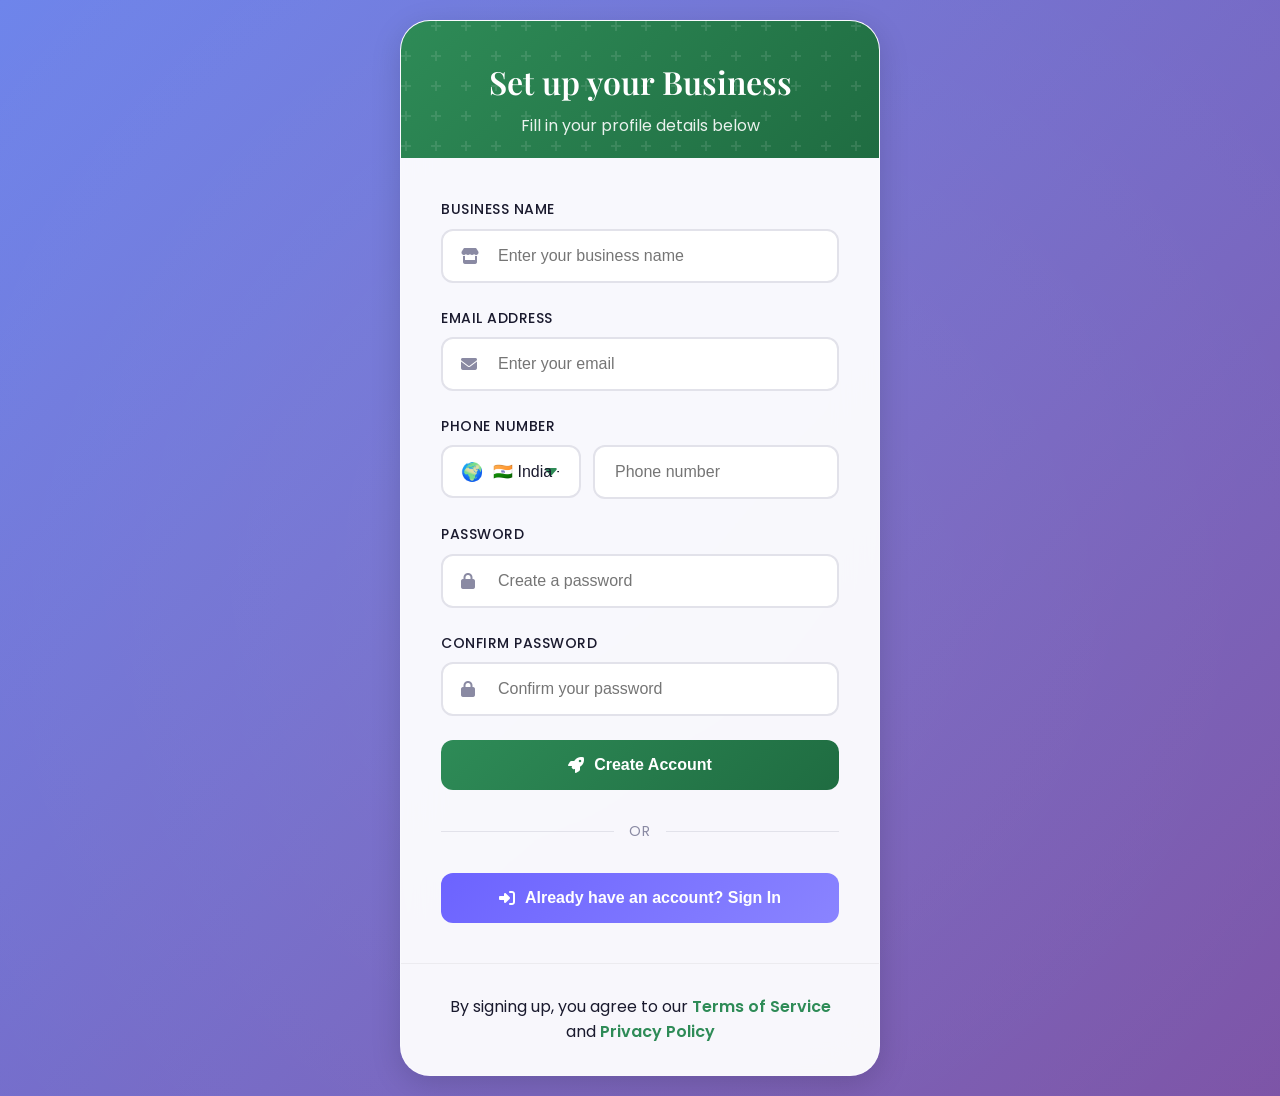
<file: index.html>
<!DOCTYPE html>
<html lang="en">
<head>
    <meta charset="UTF-8">
    <meta name="viewport" content="width=device-width, initial-scale=1.0">
    <title>Applova Digital Menu</title>
    <link rel="stylesheet" href="https://cdnjs.cloudflare.com/ajax/libs/font-awesome/6.4.0/css/all.min.css">
    <link rel="stylesheet" href="https://fonts.googleapis.com/css2?family=Poppins:wght@300;400;500;600;700&family=Playfair+Display:wght@400;500;600;700&display=swap">
    <link rel="stylesheet" href="style.css">
</head>
<body>
    <!-- Signup Page -->
    <div id="signupPage" class="auth-container">
        <div class="auth-card">
            <div class="auth-card-inner">
                <div class="auth-header">
                    <h1>Set up your Business</h1>
                    <p>Fill in your profile details below</p>
                </div>
                <div class="auth-body">
                    <form id="signupForm">
                        <div class="form-group">
                            <label class="form-label">Business Name</label>
                            <div class="input-with-icon">
                                <i class="fas fa-store input-icon"></i>
                                <input type="text" class="form-control" placeholder="Enter your business name" required>
                            </div>
                        </div>
                        
                        <div class="form-group">
                            <label class="form-label">Email Address</label>
                            <div class="input-with-icon">
                                <i class="fas fa-envelope input-icon"></i>
                                <input type="email" class="form-control" placeholder="Enter your email" required>
                            </div>
                        </div>
                        
                        <div class="form-group">
                            <label class="form-label">Phone Number</label>
                            <div class="phone-input">
                                <div class="country-code">
                                    <select class="form-control" required>
                                        <option value="+91">🇮🇳 India +91</option>
                                        <option value="+1">🇺🇸 United States +1</option>
                                        <option value="+44">🇬🇧 United Kingdom +44</option>
                                        <option value="+61">🇦🇺 Australia +61</option>
                                        <option value="+971">🇦🇪 UAE +971</option>
                                    </select>
                                </div>
                                <div class="phone-number">
                                    <input type="tel" class="form-control" placeholder="Phone number" required>
                                </div>
                            </div>
                        </div>
                        
                        <div class="form-group">
                            <label class="form-label">Password</label>
                            <div class="input-with-icon">
                                <i class="fas fa-lock input-icon"></i>
                                <input type="password" class="form-control" placeholder="Create a password" required>
                            </div>
                        </div>
                        
                        <div class="form-group">
                            <label class="form-label">Confirm Password</label>
                            <div class="input-with-icon">
                                <i class="fas fa-lock input-icon"></i>
                                <input type="password" class="form-control" placeholder="Confirm your password" required>
                            </div>
                        </div>
                        
                        <button type="submit" class="btn">
                            <i class="fas fa-rocket"></i> Create Account
                        </button>
                        
                        <div class="divider">
                            <span>OR</span>
                        </div>
                        
                        <button type="button" class="btn btn-secondary" onclick="switchToLogin()">
                            <i class="fas fa-sign-in-alt"></i> Already have an account? Sign In
                        </button>
                    </form>
                </div>
                <div class="auth-footer">
                    <p>By signing up, you agree to our <a href="#">Terms of Service</a> and <a href="#">Privacy Policy</a></p>
                </div>
            </div>
        </div>
    </div>

    <!-- Login Page -->
    <div id="loginPage" class="auth-container" style="display: none;">
        <div class="auth-card">
            <div class="auth-card-inner">
                <div class="auth-header">
                    <h1>Welcome Back!</h1>
                    <p>Log in to your Applova account</p>
                </div>
                <div class="auth-body">
                    <form id="loginForm">
                        <div class="form-group">
                            <label class="form-label">Email Address</label>
                            <div class="input-with-icon">
                                <i class="fas fa-envelope input-icon"></i>
                                <input type="email" class="form-control" placeholder="Enter your email" required>
                            </div>
                        </div>
                        
                        <div class="form-group">
                            <label class="form-label">Password</label>
                            <div class="input-with-icon">
                                <i class="fas fa-lock input-icon"></i>
                                <input type="password" class="form-control" placeholder="Enter your password" required>
                            </div>
                        </div>
                        
                        <div class="form-group" style="display: flex; justify-content: space-between; align-items: center;">
                            <div class="form-check">
                                <input type="checkbox" id="rememberMe" class="form-check-input">
                                <label for="rememberMe" class="form-check-label">Remember me</label>
                            </div>
                            <a href="#" onclick="showForgotPassword()" style="font-size: 14px; color: var(--primary);">Forgot Password?</a>
                        </div>
                        
                        <button type="submit" class="btn">
                            <i class="fas fa-sign-in-alt"></i> Log In
                        </button>
                        
                        <div class="auth-footer">
                            <p>Don't have an account? <a href="#" onclick="switchToSignup()">Sign up now</a></p>
                        </div>
                    </form>
                </div>
            </div>
        </div>
    </div>

    <!-- Mobile Menu Toggle -->
    <div class="menu-toggle" onclick="toggleSidebar()">
        <i class="fas fa-bars"></i>
    </div>

    <!-- Dashboard -->
    <div id="dashboard" style="display: none;">
        <div class="dashboard">
            <!-- Sidebar -->
            <div class="sidebar" id="sidebar">
                <div class="sidebar-header">
                    <div class="logo">
                        <div class="logo-icon">
                            <i class="fas fa-utensils"></i>
                        </div>
                        <span>Applova</span>
                    </div>
                    <div class="sidebar-toggle" onclick="toggleSidebar()">
                        <i class="fas fa-chevron-left"></i>
                    </div>
                </div>
                <ul class="nav-menu">
                    <li class="nav-item">
                        <a href="#" class="nav-link active" onclick="showSection('dashboardHome')">
                            <i class="fas fa-home nav-icon"></i>
                            <span class="nav-text">Dashboard</span>
                        </a>
                    </li>
                    <li class="nav-item">
                        <a href="#" class="nav-link" onclick="showSection('menuBuilder')">
                            <i class="fas fa-concierge-bell nav-icon"></i>
                            <span class="nav-text">Menu Builder</span>
                            <span class="nav-badge">12</span>
                        </a>
                    </li>
                    <li class="nav-item">
                        <a href="#" class="nav-link" onclick="showSection('orders')">
                            <i class="fas fa-clipboard-list nav-icon"></i>
                            <span class="nav-text">Orders</span>
                            <span class="nav-badge">8</span>
                        </a>
                    </li>
                    <li class="nav-item">
                        <a href="#" class="nav-link" onclick="showSection('analytics')">
                            <i class="fas fa-chart-bar nav-icon"></i>
                            <span class="nav-text">Analytics</span>
                        </a>
                    </li>
                    <li class="nav-item">
                        <a href="#" class="nav-link" onclick="showCustomerMenu()">
                            <i class="fas fa-eye nav-icon"></i>
                            <span class="nav-text">View Menu</span>
                        </a>
                    </li>
                    <li class="nav-item">
                        <a href="#" class="nav-link" onclick="showSection('settings')">
                            <i class="fas fa-cog nav-icon"></i>
                            <span class="nav-text">Settings</span>
                        </a>
                    </li>
                </ul>
            </div>
            
            <!-- Main Content -->
            <div class="main-content" id="mainContent">
                <!-- Top Bar -->
                <div class="top-bar">
                    <div class="search-container">
                        <i class="fas fa-search search-icon"></i>
                        <input type="text" class="search-bar" placeholder="Search for orders, menu items, or settings...">
                    </div>
                    <div class="user-actions">
                        <button class="action-btn" onclick="toggleDarkMode()">
                            <i class="fas fa-moon"></i>
                        </button>
                        <button class="action-btn">
                            <i class="fas fa-bell"></i>
                            <span class="notification-badge">3</span>
                        </button>
                        <div class="user-profile" onclick="showProfileMenu()">
                            <div class="user-avatar">JD</div>
                            <div class="user-info">
                                <h4>John Doe</h4>
                                <p>Restaurant Owner</p>
                            </div>
                        </div>
                    </div>
                </div>
                
                <!-- Dashboard Home -->
                <div id="dashboardHome" class="dashboard-section">
                    <div class="dashboard-stats">
                        <div class="stat-card">
                            <div class="stat-content">
                                <div class="stat-info">
                                    <h3>Today's Orders</h3>
                                    <div class="stat-value">24</div>
                                    <div class="stat-change positive">
                                        <i class="fas fa-arrow-up"></i> 12% from yesterday
                                    </div>
                                </div>
                                <div class="stat-icon orders">
                                    <i class="fas fa-shopping-bag"></i>
                                </div>
                            </div>
                        </div>
                        
                        <div class="stat-card">
                            <div class="stat-content">
                                <div class="stat-info">
                                    <h3>Today's Revenue</h3>
                                    <div class="stat-value">₹8,248</div>
                                    <div class="stat-change positive">
                                        <i class="fas fa-arrow-up"></i> 8% from yesterday
                                    </div>
                                </div>
                                <div class="stat-icon revenue">
                                    <i class="fas fa-rupee-sign"></i>
                                </div>
                            </div>
                        </div>
                        
                        <div class="stat-card">
                            <div class="stat-content">
                                <div class="stat-info">
                                    <h3>Active Customers</h3>
                                    <div class="stat-value">48</div>
                                    <div class="stat-change positive">
                                        <i class="fas fa-arrow-up"></i> 5 new today
                                    </div>
                                </div>
                                <div class="stat-icon customers">
                                    <i class="fas fa-users"></i>
                                </div>
                            </div>
                        </div>
                        
                        <div class="stat-card">
                            <div class="stat-content">
                                <div class="stat-info">
                                    <h3>Menu Items</h3>
                                    <div class="stat-value">36</div>
                                    <div class="stat-change">
                                        <i class="fas fa-plus"></i> Add new
                                    </div>
                                </div>
                                <div class="stat-icon items">
                                    <i class="fas fa-hamburger"></i>
                                </div>
                            </div>
                        </div>
                    </div>
                    
                    <div class="menu-builder">
                        <div class="section-header">
                            <h2 class="section-title">Recent Orders</h2>
                            <button class="btn btn-sm" onclick="showSection('orders')">
                                <i class="fas fa-eye"></i> View All
                            </button>
                        </div>
                        <div class="orders-list">
                            <!-- Recent orders will be loaded here -->
                        </div>
                    </div>
                </div>
                
                <!-- Menu Builder -->
                <div id="menuBuilder" class="dashboard-section" style="display: none;">
                    <div class="menu-builder">
                        <div class="section-header">
                            <h2 class="section-title">Menu Builder</h2>
                            <button class="btn btn-sm" onclick="showAddCategoryModal()">
                                <i class="fas fa-plus"></i> Add Category
                            </button>
                        </div>
                        
                        <div class="categories-grid" id="categoriesGrid">
                            <!-- Categories will be loaded here -->
                        </div>
                    </div>
                </div>
                
                <!-- Orders Management -->
                <div id="orders" class="dashboard-section" style="display: none;">
                    <div class="section-header">
                        <h2 class="section-title">Order Management</h2>
                        <div class="btn-group">
                            <button class="btn btn-sm" onclick="refreshOrders()">
                                <i class="fas fa-sync-alt"></i> Refresh
                            </button>
                        </div>
                    </div>
                    
                    <div class="order-management">
                        <div class="order-column">
                            <div class="column-header">
                                <div class="column-title">
                                    <div class="column-icon new">
                                        <i class="fas fa-clock"></i>
                                    </div>
                                    <span>New Orders</span>
                                </div>
                                <span class="order-count">5</span>
                            </div>
                            <div class="orders-list" id="newOrders" ondrop="dropOrder(event)" ondragover="allowDrop(event)">
                                <!-- New orders will be loaded here -->
                            </div>
                        </div>
                        
                        <div class="order-column">
                            <div class="column-header">
                                <div class="column-title">
                                    <div class="column-icon preparing">
                                        <i class="fas fa-utensils"></i>
                                    </div>
                                    <span>Preparing</span>
                                </div>
                                <span class="order-count">3</span>
                            </div>
                            <div class="orders-list" id="preparingOrders" ondrop="dropOrder(event)" ondragover="allowDrop(event)">
                                <!-- Preparing orders will be loaded here -->
                            </div>
                        </div>
                        
                        <div class="order-column">
                            <div class="column-header">
                                <div class="column-title">
                                    <div class="column-icon ready">
                                        <i class="fas fa-check-circle"></i>
                                    </div>
                                    <span>Ready</span>
                                </div>
                                <span class="order-count">2</span>
                            </div>
                            <div class="orders-list" id="readyOrders" ondrop="dropOrder(event)" ondragover="allowDrop(event)">
                                <!-- Ready orders will be loaded here -->
                            </div>
                        </div>
                    </div>
                </div>
            </div>
        </div>
    </div>

    <!-- Customer Menu -->
    <div id="customerMenu" style="display: none;">
        <div class="customer-menu">
            <div class="menu-container">
                <!-- Menu Header -->
                <div class="menu-header">
                    <h1 class="restaurant-name">Spice Haven</h1>
                    <p class="restaurant-tagline">Experience authentic Indian flavors with our traditional recipes</p>
                    <div style="display: flex; gap: 15px; justify-content: center; margin-top: 20px;">
                        <span style="color: var(--gray);"><i class="fas fa-clock"></i> Open until 11 PM</span>
                        <span style="color: var(--gray);"><i class="fas fa-star"></i> 4.8 (120 reviews)</span>
                    </div>
                </div>
                
                <!-- Category Tabs -->
                <div class="category-tabs">
                    <button class="category-tab active" onclick="filterMenu('all')">
                        <span>All Items</span>
                    </button>
                    <button class="category-tab" onclick="filterMenu('appetizers')">
                        <span>Appetizers</span>
                    </button>
                    <button class="category-tab" onclick="filterMenu('mains')">
                        <span>Main Course</span>
                    </button>
                    <button class="category-tab" onclick="filterMenu('breads')">
                        <span>Breads</span>
                    </button>
                    <button class="category-tab" onclick="filterMenu('desserts')">
                        <span>Desserts</span>
                    </button>
                    <button class="category-tab" onclick="filterMenu('drinks')">
                        <span>Drinks</span>
                    </button>
                </div>
                
                <!-- Menu Items Grid -->
                <div class="menu-items-grid" id="menuItemsGrid">
                    <!-- Menu items will be loaded here -->
                </div>
                
                <!-- Floating Cart Button -->
                <div class="cart-fab" onclick="showCart()">
                    <i class="fas fa-shopping-cart"></i>
                    <span class="cart-badge" id="cartBadge">0</span>
                </div>
            </div>
        </div>
    </div>

    <!-- Cart Page -->
    <div id="cartPage" style="display: none;">
        <div class="cart-container">
            <div class="cart-header">
                <h1 style="font-size: 36px; margin-bottom: 10px;">Your Cart</h1>
                <p style="color: var(--gray); font-size: 18px;">Review your order before checkout</p>
                <div style="display: flex; gap: 10px; margin-top: 20px; justify-content: center;">
                    <span style="color: var(--gray);"><i class="fas fa-utensils"></i> Table 05</span>
                    <span style="color: var(--gray);"><i class="fas fa-user"></i> 2 Guests</span>
                </div>
            </div>
            
            <div class="cart-items" id="cartItems">
                <!-- Cart items will be loaded here -->
            </div>
            
            <div class="cart-summary">
                <div class="summary-row">
                    <span>Subtotal</span>
                    <span id="subtotal">₹0.00</span>
                </div>
                <div class="summary-row">
                    <span>Tax (5%)</span>
                    <span id="tax">₹0.00</span>
                </div>
                <div class="summary-row">
                    <span>Service Charge</span>
                    <span id="service">₹0.00</span>
                </div>
                <div class="summary-row total">
                    <span>Total</span>
                    <span id="total">₹0.00</span>
                </div>
                
                <button class="btn" onclick="checkout()" style="margin-top: 30px;">
                    <i class="fas fa-credit-card"></i> Proceed to Checkout
                </button>
                <button class="btn btn-outline" onclick="showCustomerMenu()" style="margin-top: 15px;">
                    <i class="fas fa-arrow-left"></i> Continue Shopping
                </button>
            </div>
        </div>
    </div>

    <!-- Toast Container -->
    <div class="toast-container" id="toastContainer"></div>

    <!-- Modals -->
    <div id="addCategoryModal" class="modal">
        <div class="modal-content">
            <div class="modal-header">
                <h2 class="modal-title">Add New Category</h2>
                <button class="modal-close" onclick="closeModal('addCategoryModal')">&times;</button>
            </div>
            <div class="modal-body">
                <form id="categoryForm">
                    <div class="form-group">
                        <label class="form-label">Category Name</label>
                        <input type="text" class="form-control" placeholder="e.g., Appetizers, Main Course" required>
                    </div>
                    <div class="form-group">
                        <label class="form-label">Description</label>
                        <textarea class="form-control" rows="3" placeholder="Brief description of this category"></textarea>
                    </div>
                    <button type="submit" class="btn">
                        <i class="fas fa-plus"></i> Add Category
                    </button>
                </form>
            </div>
        </div>
    </div>

    <script src="script.js"></script>
</body>
</html>
</file>
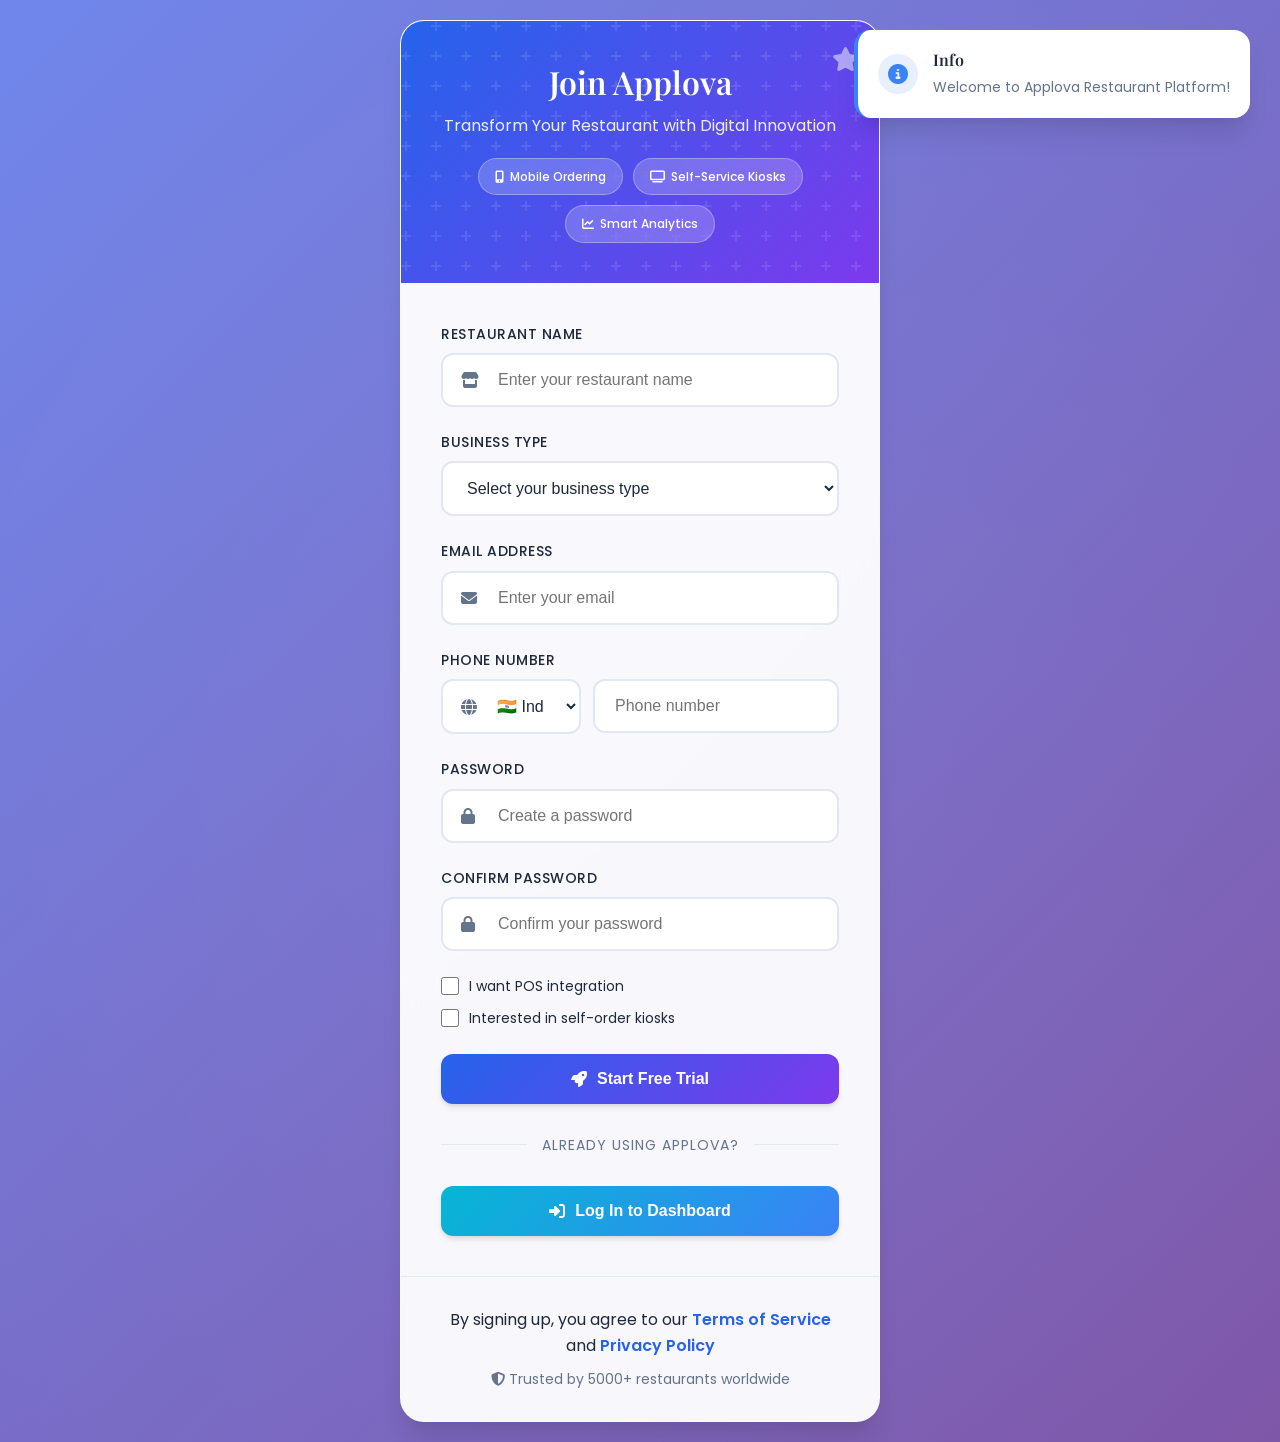
<file: applova.html>
<!DOCTYPE html>
<html lang="en">
<head>
    <meta charset="UTF-8">
    <meta name="viewport" content="width=device-width, initial-scale=1.0">
    <title>Applova | Restaurant Digital Platform</title>
    <link rel="stylesheet" href="https://cdnjs.cloudflare.com/ajax/libs/font-awesome/6.4.0/css/all.min.css">
    <link rel="stylesheet" href="https://fonts.googleapis.com/css2?family=Poppins:wght@300;400;500;600;700&family=Playfair+Display:wght@400;500;600;700&display=swap">
    <style>
        /* Modern Color Palette & Variables */
        :root {
            --applova-primary: #2563eb;
            --applova-secondary: #7c3aed;
            --applova-accent: #06b6d4;
            --applova-success: #10b981;
            --applova-warning: #f59e0b;
            --applova-danger: #ef4444;
            
            --gradient-primary: linear-gradient(135deg, #2563eb 0%, #7c3aed 100%);
            --gradient-secondary: linear-gradient(135deg, #06b6d4 0%, #3b82f6 100%);
            --gradient-accent: linear-gradient(135deg, #8b5cf6 0%, #ec4899 100%);
            
            --bg-light: #f8fafc;
            --bg-card: #ffffff;
            --bg-sidebar: #1e293b;
            --bg-dark: #0f172a;
            
            --text-primary: #1e293b;
            --text-secondary: #64748b;
            --text-light: #f1f5f9;
            
            --border-light: #e2e8f0;
            --border-medium: #cbd5e1;
            
            --shadow-sm: 0 1px 3px rgba(0,0,0,0.12);
            --shadow-md: 0 4px 6px -1px rgba(0,0,0,0.1), 0 2px 4px -1px rgba(0,0,0,0.06);
            --shadow-lg: 0 10px 15px -3px rgba(0,0,0,0.1), 0 4px 6px -2px rgba(0,0,0,0.05);
            --shadow-xl: 0 20px 25px -5px rgba(0,0,0,0.1), 0 10px 10px -5px rgba(0,0,0,0.04);
            --shadow-glow: 0 0 20px rgba(37, 99, 235, 0.15);
            
            --radius-sm: 8px;
            --radius-md: 12px;
            --radius-lg: 16px;
            --radius-xl: 24px;
            --radius-full: 9999px;
            
            --transition-fast: all 0.2s cubic-bezier(0.4, 0, 0.2, 1);
            --transition-normal: all 0.3s cubic-bezier(0.4, 0, 0.2, 1);
            --transition-slow: all 0.5s cubic-bezier(0.4, 0, 0.2, 1);
        }
        
        /* Dark Mode Variables */
        .dark-mode {
            --bg-light: #0f172a;
            --bg-card: #1e293b;
            --text-primary: #f1f5f9;
            --text-secondary: #94a3b8;
            --border-light: #334155;
            --border-medium: #475569;
        }
        
        /* Base Styles */
        * {
            margin: 0;
            padding: 0;
            box-sizing: border-box;
        }
        
        body {
            font-family: 'Poppins', sans-serif;
            background-color: var(--bg-light);
            color: var(--text-primary);
            line-height: 1.6;
            overflow-x: hidden;
            transition: var(--transition-normal);
        }
        
        h1, h2, h3, h4, h5, h6 {
            font-family: 'Playfair Display', serif;
            font-weight: 600;
            line-height: 1.3;
        }
        
        /* Glassmorphism Effect */
        .glass {
            background: rgba(255, 255, 255, 0.9);
            backdrop-filter: blur(10px);
            border: 1px solid rgba(255, 255, 255, 0.2);
        }
        
        .dark-mode .glass {
            background: rgba(30, 41, 59, 0.9);
            border: 1px solid rgba(255, 255, 255, 0.1);
        }
        
        /* Custom Scrollbar */
        ::-webkit-scrollbar {
            width: 8px;
            height: 8px;
        }
        
        ::-webkit-scrollbar-track {
            background: rgba(0,0,0,0.05);
            border-radius: var(--radius-full);
        }
        
        ::-webkit-scrollbar-thumb {
            background: var(--applova-primary);
            border-radius: var(--radius-full);
        }
        
        ::-webkit-scrollbar-thumb:hover {
            background: var(--applova-secondary);
        }
        
        /* Animations */
        @keyframes fadeIn {
            from { opacity: 0; transform: translateY(10px); }
            to { opacity: 1; transform: translateY(0); }
        }
        
        @keyframes slideInLeft {
            from { opacity: 0; transform: translateX(-20px); }
            to { opacity: 1; transform: translateX(0); }
        }
        
        @keyframes slideInRight {
            from { opacity: 0; transform: translateX(20px); }
            to { opacity: 1; transform: translateX(0); }
        }
        
        @keyframes slideInUp {
            from { opacity: 0; transform: translateY(30px); }
            to { opacity: 1; transform: translateY(0); }
        }
        
        @keyframes pulse {
            0%, 100% { transform: scale(1); }
            50% { transform: scale(1.05); }
        }
        
        @keyframes float {
            0%, 100% { transform: translateY(0px); }
            50% { transform: translateY(-10px); }
        }
        
        @keyframes shimmer {
            0% { background-position: -1000px 0; }
            100% { background-position: 1000px 0; }
        }
        
        @keyframes gradientShift {
            0%, 100% { background-position: 0% 50%; }
            50% { background-position: 100% 50%; }
        }
        
        @keyframes bounce {
            0%, 100% { transform: translateY(0); }
            50% { transform: translateY(-5px); }
        }
        
        @keyframes rotate {
            from { transform: rotate(0deg); }
            to { transform: rotate(360deg); }
        }
        
        /* Loading Animation */
        .shimmer {
            background: linear-gradient(90deg, #f0f0f0 25%, #e0e0e0 50%, #f0f0f0 75%);
            background-size: 1000px 100%;
            animation: shimmer 2s infinite linear;
        }
        
        /* Auth Pages */
        .auth-container {
            min-height: 100vh;
            display: flex;
            align-items: center;
            justify-content: center;
            padding: 20px;
            background: linear-gradient(135deg, #667eea 0%, #764ba2 100%);
            position: relative;
            overflow: hidden;
        }
        
        .auth-container::before {
            content: '';
            position: absolute;
            width: 400%;
            height: 400%;
            background: radial-gradient(circle, rgba(255,255,255,0.1) 0%, transparent 70%);
            animation: float 20s infinite linear;
        }
        
        .floating-shapes {
            position: absolute;
            width: 100%;
            height: 100%;
            overflow: hidden;
        }
        
        .shape {
            position: absolute;
            background: rgba(255,255,255,0.1);
            border-radius: 50%;
            animation: float 15s infinite linear;
        }
        
        .shape:nth-child(1) {
            width: 100px;
            height: 100px;
            top: 10%;
            left: 10%;
            animation-delay: 0s;
        }
        
        .shape:nth-child(2) {
            width: 150px;
            height: 150px;
            top: 60%;
            right: 10%;
            animation-delay: 2s;
        }
        
        .shape:nth-child(3) {
            width: 80px;
            height: 80px;
            bottom: 20%;
            left: 20%;
            animation-delay: 4s;
        }
        
        .auth-card {
            width: 100%;
            max-width: 480px;
            z-index: 10;
            animation: slideInUp 0.8s cubic-bezier(0.4, 0, 0.2, 1);
        }
        
        .auth-card-inner {
            background: rgba(255, 255, 255, 0.95);
            backdrop-filter: blur(20px);
            border-radius: var(--radius-xl);
            overflow: hidden;
            box-shadow: var(--shadow-xl);
            border: 1px solid rgba(255, 255, 255, 0.3);
            transform: translateY(0);
            transition: var(--transition-normal);
        }
        
        .dark-mode .auth-card-inner {
            background: rgba(15, 23, 42, 0.95);
            border: 1px solid rgba(255, 255, 255, 0.1);
        }
        
        .auth-card-inner:hover {
            transform: translateY(-5px);
            box-shadow: var(--shadow-xl), var(--shadow-glow);
        }
        
        .auth-header {
            padding: 40px;
            text-align: center;
            background: var(--gradient-primary);
            color: white;
            position: relative;
            overflow: hidden;
        }
        
        .auth-header::before {
            content: '';
            position: absolute;
            top: 0;
            left: 0;
            right: 0;
            bottom: 0;
            background: url("data:image/svg+xml,%3Csvg width='60' height='60' viewBox='0 0 60 60' xmlns='http://www.w3.org/2000/svg'%3E%3Cg fill='none' fill-rule='evenodd'%3E%3Cg fill='%23ffffff' fill-opacity='0.1'%3E%3Cpath d='M36 34v-4h-2v4h-4v2h4v4h2v-4h4v-2h-4zm0-30V0h-2v4h-4v2h4v4h2V6h4V4h-4zM6 34v-4H4v4H0v2h4v4h2v-4h4v-2H6zM6 4V0H4v4H0v2h4v4h2V6h4V4H6z'/%3E%3C/g%3E%3C/g%3E%3C/svg%3E");
        }
        
        .logo-sparkle {
            position: absolute;
            top: 20px;
            right: 20px;
            font-size: 24px;
            color: rgba(255,255,255,0.5);
            animation: rotate 10s infinite linear;
        }
        
        .auth-header h1 {
            font-size: 32px;
            margin-bottom: 10px;
            position: relative;
            z-index: 1;
        }
        
        .auth-header p {
            opacity: 0.9;
            font-size: 16px;
            position: relative;
            z-index: 1;
        }
        
        .feature-badges {
            display: flex;
            justify-content: center;
            gap: 10px;
            margin-top: 20px;
            flex-wrap: wrap;
        }
        
        .feature-badge {
            background: rgba(255,255,255,0.2);
            padding: 8px 16px;
            border-radius: var(--radius-full);
            font-size: 12px;
            font-weight: 500;
            display: flex;
            align-items: center;
            gap: 6px;
            backdrop-filter: blur(10px);
            border: 1px solid rgba(255,255,255,0.3);
        }
        
        .auth-body {
            padding: 40px;
        }
        
        .form-group {
            margin-bottom: 24px;
            position: relative;
        }
        
        .form-label {
            display: block;
            margin-bottom: 8px;
            font-weight: 500;
            color: var(--text-primary);
            font-size: 14px;
            text-transform: uppercase;
            letter-spacing: 0.5px;
        }
        
        .form-control {
            width: 100%;
            padding: 16px 20px;
            border: 2px solid var(--border-light);
            border-radius: var(--radius-md);
            font-size: 16px;
            transition: var(--transition-fast);
            background: var(--bg-card);
            color: var(--text-primary);
        }
        
        .form-control:focus {
            border-color: var(--applova-primary);
            outline: none;
            box-shadow: 0 0 0 4px rgba(37, 99, 235, 0.15);
            transform: translateY(-2px);
        }
        
        .input-with-icon {
            position: relative;
        }
        
        .input-icon {
            position: absolute;
            left: 20px;
            top: 50%;
            transform: translateY(-50%);
            color: var(--text-secondary);
            z-index: 2;
        }
        
        .input-with-icon .form-control {
            padding-left: 55px;
        }
        
        .btn {
            display: inline-flex;
            align-items: center;
            justify-content: center;
            gap: 10px;
            padding: 16px 32px;
            background: var(--gradient-primary);
            color: white;
            border: none;
            border-radius: var(--radius-md);
            font-size: 16px;
            font-weight: 600;
            cursor: pointer;
            transition: var(--transition-normal);
            text-align: center;
            width: 100%;
            position: relative;
            overflow: hidden;
            box-shadow: var(--shadow-md);
        }
        
        .btn::before {
            content: '';
            position: absolute;
            top: 0;
            left: -100%;
            width: 100%;
            height: 100%;
            background: linear-gradient(90deg, transparent, rgba(255,255,255,0.2), transparent);
            transition: var(--transition-normal);
        }
        
        .btn:hover::before {
            left: 100%;
        }
        
        .btn:hover {
            transform: translateY(-3px);
            box-shadow: var(--shadow-lg), var(--shadow-glow);
        }
        
        .btn:active {
            transform: translateY(-1px);
        }
        
        .btn-secondary {
            background: var(--gradient-secondary);
        }
        
        .btn-accent {
            background: var(--gradient-accent);
        }
        
        .btn-outline {
            background: transparent;
            border: 2px solid var(--applova-primary);
            color: var(--applova-primary);
            box-shadow: none;
        }
        
        .btn-outline:hover {
            background: var(--gradient-primary);
            color: white;
        }
        
        .btn-sm {
            padding: 12px 24px;
            font-size: 14px;
            width: auto;
        }
        
        .divider {
            display: flex;
            align-items: center;
            margin: 30px 0;
            color: var(--text-secondary);
        }
        
        .divider::before, .divider::after {
            content: "";
            flex: 1;
            border-bottom: 1px solid var(--border-light);
        }
        
        .divider span {
            padding: 0 15px;
            font-size: 14px;
            text-transform: uppercase;
            letter-spacing: 1px;
        }
        
        .auth-footer {
            padding: 30px 40px;
            text-align: center;
            border-top: 1px solid var(--border-light);
        }
        
        .auth-footer a {
            color: var(--applova-primary);
            text-decoration: none;
            font-weight: 600;
            position: relative;
        }
        
        .auth-footer a::after {
            content: '';
            position: absolute;
            bottom: -2px;
            left: 0;
            width: 0;
            height: 2px;
            background: var(--gradient-primary);
            transition: var(--transition-normal);
        }
        
        .auth-footer a:hover::after {
            width: 100%;
        }
        
        /* Dashboard */
        .dashboard {
            display: flex;
            min-height: 100vh;
            background: var(--bg-light);
        }
        
        /* Sidebar */
        .sidebar {
            width: 280px;
            background: var(--bg-sidebar);
            color: white;
            position: fixed;
            height: 100vh;
            overflow-y: auto;
            z-index: 1000;
            transition: var(--transition-normal);
            box-shadow: var(--shadow-xl);
            display: flex;
            flex-direction: column;
        }
        
        .sidebar.collapsed {
            transform: translateX(-280px);
        }
        
        .sidebar-header {
            padding: 30px;
            border-bottom: 1px solid rgba(255,255,255,0.1);
            position: relative;
        }
        
        .logo {
            display: flex;
            align-items: center;
            gap: 15px;
            font-size: 24px;
            font-weight: 700;
            color: white;
        }
        
        .logo-icon {
            width: 50px;
            height: 50px;
            background: var(--gradient-primary);
            border-radius: 12px;
            display: flex;
            align-items: center;
            justify-content: center;
            font-size: 24px;
            box-shadow: var(--shadow-glow);
            animation: pulse 3s infinite;
        }
        
        .sidebar-toggle {
            position: absolute;
            top: 35px;
            right: -15px;
            width: 30px;
            height: 30px;
            background: var(--gradient-primary);
            border-radius: var(--radius-full);
            display: flex;
            align-items: center;
            justify-content: center;
            cursor: pointer;
            transition: var(--transition-normal);
            border: 3px solid var(--bg-light);
            z-index: 1001;
            box-shadow: var(--shadow-md);
        }
        
        .sidebar-toggle:hover {
            transform: rotate(180deg);
            background: var(--gradient-accent);
        }
        
        .nav-menu {
            list-style: none;
            padding: 25px 0;
            flex: 1;
        }
        
        .nav-item {
            margin-bottom: 5px;
            position: relative;
        }
        
        .nav-link {
            display: flex;
            align-items: center;
            gap: 15px;
            padding: 18px 30px;
            color: rgba(255,255,255,0.7);
            text-decoration: none;
            transition: var(--transition-fast);
            position: relative;
            overflow: hidden;
        }
        
        .nav-link::before {
            content: '';
            position: absolute;
            top: 0;
            left: 0;
            width: 4px;
            height: 100%;
            background: var(--gradient-primary);
            transform: scaleY(0);
            transition: var(--transition-normal);
        }
        
        .nav-link:hover, .nav-link.active {
            color: white;
            background: rgba(255,255,255,0.05);
            padding-left: 35px;
        }
        
        .nav-link.active::before {
            transform: scaleY(1);
        }
        
        .nav-icon {
            font-size: 20px;
            width: 24px;
            text-align: center;
            transition: var(--transition-fast);
        }
        
        .nav-link:hover .nav-icon {
            transform: scale(1.2);
        }
        
        .nav-text {
            font-size: 15px;
            font-weight: 500;
            flex: 1;
        }
        
        .nav-badge {
            background: var(--gradient-accent);
            color: white;
            padding: 4px 10px;
            border-radius: var(--radius-full);
            font-size: 12px;
            font-weight: 600;
            min-width: 24px;
            text-align: center;
            animation: bounce 2s infinite;
        }
        
        .sidebar-footer {
            padding: 20px;
            border-top: 1px solid rgba(255,255,255,0.1);
        }
        
        .feature-tags {
            display: flex;
            flex-wrap: wrap;
            gap: 8px;
        }
        
        .feature-tag {
            background: rgba(255,255,255,0.1);
            color: white;
            padding: 6px 12px;
            border-radius: var(--radius-full);
            font-size: 11px;
            font-weight: 500;
            backdrop-filter: blur(10px);
            border: 1px solid rgba(255,255,255,0.2);
        }
        
        /* Main Content */
        .main-content {
            flex: 1;
            margin-left: 280px;
            padding: 30px;
            transition: var(--transition-normal);
            min-height: 100vh;
        }
        
        .main-content.expanded {
            margin-left: 0;
        }
        
        /* Top Bar */
        .top-bar {
            background: var(--bg-card);
            padding: 20px 30px;
            border-radius: var(--radius-lg);
            box-shadow: var(--shadow-md);
            margin-bottom: 30px;
            display: flex;
            justify-content: space-between;
            align-items: center;
            animation: slideInRight 0.6s ease-out;
            position: sticky;
            top: 20px;
            z-index: 100;
        }
        
        .search-container {
            flex: 1;
            max-width: 500px;
            position: relative;
        }
        
        .search-bar {
            width: 100%;
            padding: 16px 25px 16px 55px;
            border: 2px solid var(--border-light);
            border-radius: var(--radius-full);
            font-size: 16px;
            background: var(--bg-light);
            transition: var(--transition-fast);
        }
        
        .search-bar:focus {
            border-color: var(--applova-primary);
            box-shadow: 0 0 0 4px rgba(37, 99, 235, 0.1);
            background: var(--bg-card);
        }
        
        .search-icon {
            position: absolute;
            left: 25px;
            top: 50%;
            transform: translateY(-50%);
            color: var(--text-secondary);
            font-size: 18px;
        }
        
        .user-actions {
            display: flex;
            align-items: center;
            gap: 15px;
        }
        
        .action-btn {
            width: 50px;
            height: 50px;
            border-radius: var(--radius-full);
            background: var(--bg-light);
            border: none;
            display: flex;
            align-items: center;
            justify-content: center;
            color: var(--text-primary);
            font-size: 20px;
            cursor: pointer;
            transition: var(--transition-fast);
            position: relative;
        }
        
        .action-btn:hover {
            background: var(--gradient-primary);
            color: white;
            transform: translateY(-3px) scale(1.1);
        }
        
        .notification-badge {
            position: absolute;
            top: -5px;
            right: -5px;
            background: var(--gradient-accent);
            color: white;
            border-radius: var(--radius-full);
            width: 22px;
            height: 22px;
            font-size: 12px;
            display: flex;
            align-items: center;
            justify-content: center;
            font-weight: 600;
            border: 2px solid var(--bg-card);
            animation: pulse 2s infinite;
        }
        
        .user-profile {
            display: flex;
            align-items: center;
            gap: 15px;
            cursor: pointer;
            padding: 10px 15px;
            border-radius: var(--radius-lg);
            transition: var(--transition-fast);
        }
        
        .user-profile:hover {
            background: var(--bg-light);
        }
        
        .user-avatar {
            width: 55px;
            height: 55px;
            border-radius: var(--radius-full);
            background: var(--gradient-primary);
            display: flex;
            align-items: center;
            justify-content: center;
            color: white;
            font-weight: 600;
            font-size: 20px;
            border: 3px solid var(--bg-card);
            box-shadow: var(--shadow-md);
            transition: var(--transition-fast);
        }
        
        .user-profile:hover .user-avatar {
            transform: scale(1.1);
            box-shadow: var(--shadow-glow);
        }
        
        .user-info h4 {
            font-size: 16px;
            margin-bottom: 5px;
        }
        
        .user-info p {
            color: var(--text-secondary);
            font-size: 14px;
        }
        
        /* Dashboard Stats */
        .dashboard-stats {
            display: grid;
            grid-template-columns: repeat(auto-fit, minmax(280px, 1fr));
            gap: 25px;
            margin-bottom: 40px;
            animation: fadeIn 0.8s ease-out;
        }
        
        .stat-card {
            background: var(--bg-card);
            border-radius: var(--radius-lg);
            padding: 30px;
            box-shadow: var(--shadow-md);
            transition: var(--transition-normal);
            position: relative;
            overflow: hidden;
            border: 1px solid var(--border-light);
        }
        
        .stat-card::before {
            content: '';
            position: absolute;
            top: 0;
            left: 0;
            right: 0;
            height: 4px;
            background: var(--gradient-primary);
        }
        
        .stat-card:hover {
            transform: translateY(-10px);
            box-shadow: var(--shadow-xl), var(--shadow-glow);
        }
        
        .stat-content {
            display: flex;
            justify-content: space-between;
            align-items: flex-start;
        }
        
        .stat-info h3 {
            font-size: 14px;
            color: var(--text-secondary);
            text-transform: uppercase;
            letter-spacing: 1px;
            margin-bottom: 10px;
        }
        
        .stat-value {
            font-size: 42px;
            font-weight: 700;
            color: var(--text-primary);
            line-height: 1;
            margin-bottom: 5px;
            background: var(--gradient-primary);
            -webkit-background-clip: text;
            -webkit-text-fill-color: transparent;
            background-clip: text;
        }
        
        .stat-change {
            display: flex;
            align-items: center;
            gap: 5px;
            font-size: 14px;
            font-weight: 500;
        }
        
        .stat-change.positive {
            color: var(--applova-success);
        }
        
        .stat-change.negative {
            color: var(--applova-danger);
        }
        
        .stat-icon {
            width: 70px;
            height: 70px;
            border-radius: 20px;
            display: flex;
            align-items: center;
            justify-content: center;
            font-size: 32px;
            color: white;
            box-shadow: var(--shadow-md);
            position: relative;
            overflow: hidden;
        }
        
        .stat-icon::before {
            content: '';
            position: absolute;
            top: 0;
            left: 0;
            right: 0;
            bottom: 0;
            background: var(--gradient-primary);
            opacity: 0.9;
        }
        
        .stat-icon i {
            position: relative;
            z-index: 1;
        }
        
        /* Applova Features Section */
        .features-section {
            background: var(--bg-card);
            border-radius: var(--radius-lg);
            box-shadow: var(--shadow-md);
            padding: 30px;
            margin-bottom: 40px;
            animation: fadeIn 0.8s ease-out 0.2s both;
            border: 1px solid var(--border-light);
        }
        
        .section-header {
            display: flex;
            justify-content: space-between;
            align-items: center;
            margin-bottom: 30px;
            flex-wrap: wrap;
            gap: 20px;
        }
        
        .section-title {
            font-size: 24px;
            color: var(--text-primary);
            position: relative;
            padding-bottom: 10px;
        }
        
        .section-title::after {
            content: '';
            position: absolute;
            bottom: 0;
            left: 0;
            width: 60px;
            height: 3px;
            background: var(--gradient-primary);
            border-radius: 3px;
        }
        
        .feature-grid {
            display: grid;
            grid-template-columns: repeat(auto-fit, minmax(250px, 1fr));
            gap: 25px;
        }
        
        .feature-card {
            background: var(--bg-card);
            border-radius: var(--radius-lg);
            padding: 25px;
            box-shadow: var(--shadow-sm);
            border: 2px solid transparent;
            transition: var(--transition-normal);
            position: relative;
            overflow: hidden;
        }
        
        .feature-card:hover {
            border-color: var(--applova-primary);
            transform: translateY(-5px);
            box-shadow: var(--shadow-lg);
        }
        
        .feature-card::before {
            content: '';
            position: absolute;
            top: 0;
            left: 0;
            width: 100%;
            height: 5px;
            background: var(--gradient-primary);
            opacity: 0;
            transition: var(--transition-normal);
        }
        
        .feature-card:hover::before {
            opacity: 1;
        }
        
        .feature-icon {
            width: 60px;
            height: 60px;
            border-radius: 15px;
            display: flex;
            align-items: center;
            justify-content: center;
            font-size: 24px;
            color: white;
            margin-bottom: 20px;
            background: var(--gradient-primary);
            box-shadow: var(--shadow-md);
        }
        
        /* Kiosk Preview */
        .kiosk-preview {
            background: linear-gradient(135deg, #1e293b, #334155);
            color: white;
            border-radius: var(--radius-lg);
            padding: 30px;
            margin: 15px 0;
            border: 2px solid #475569;
            position: relative;
            overflow: hidden;
        }
        
        .kiosk-screen {
            background: white;
            color: #1e293b;
            border-radius: 15px;
            padding: 25px;
            min-height: 350px;
            position: relative;
            overflow: hidden;
            box-shadow: var(--shadow-lg);
        }
        
        .kiosk-screen::before {
            content: '';
            position: absolute;
            top: 0;
            left: 0;
            right: 0;
            height: 5px;
            background: var(--gradient-primary);
        }
        
        .kiosk-navigation {
            display: flex;
            gap: 15px;
            margin-top: 20px;
        }
        
        .kiosk-btn {
            flex: 1;
            background: #475569;
            border: none;
            color: white;
            padding: 15px;
            border-radius: var(--radius-md);
            font-weight: 600;
            cursor: pointer;
            transition: var(--transition-fast);
            display: flex;
            align-items: center;
            justify-content: center;
            gap: 10px;
        }
        
        .kiosk-btn:hover {
            background: var(--applova-primary);
            transform: translateY(-2px);
            box-shadow: var(--shadow-md);
        }
        
        /* Menu Items Grid */
        .menu-items-grid {
            display: grid;
            grid-template-columns: repeat(auto-fill, minmax(300px, 1fr));
            gap: 25px;
            margin-top: 30px;
        }
        
        .menu-item-card {
            background: var(--bg-card);
            border-radius: var(--radius-lg);
            overflow: hidden;
            box-shadow: var(--shadow-md);
            transition: var(--transition-normal);
            border: 1px solid var(--border-light);
        }
        
        .menu-item-card:hover {
            transform: translateY(-10px);
            box-shadow: var(--shadow-xl);
        }
        
        /* Toast Notifications */
        .toast-container {
            position: fixed;
            top: 30px;
            right: 30px;
            z-index: 3000;
            display: flex;
            flex-direction: column;
            gap: 15px;
            max-width: 400px;
        }
        
        .toast {
            background: var(--bg-card);
            border-radius: var(--radius-lg);
            padding: 20px;
            box-shadow: var(--shadow-xl);
            display: flex;
            align-items: center;
            gap: 15px;
            transform: translateX(100%);
            opacity: 0;
            animation: slideInLeft 0.5s cubic-bezier(0.4, 0, 0.2, 1) forwards;
            border-left: 4px solid var(--applova-primary);
            backdrop-filter: blur(10px);
        }
        
        .toast-icon {
            width: 40px;
            height: 40px;
            border-radius: var(--radius-full);
            background: rgba(37, 99, 235, 0.1);
            color: var(--applova-primary);
            display: flex;
            align-items: center;
            justify-content: center;
            font-size: 20px;
        }
        
        /* Samsung S8+ Specific Responsive */
        @media (max-width: 740px) {
            /* Samsung S8+ has 360x740 resolution */
            .main-content {
                padding: 15px;
                margin-left: 0;
            }
            
            .sidebar {
                width: 280px;
                transform: translateX(-100%);
            }
            
            .sidebar.active {
                transform: translateX(0);
            }
            
            .top-bar {
                padding: 15px;
                flex-direction: column;
                gap: 15px;
            }
            
            .search-container {
                max-width: 100%;
                order: 2;
            }
            
            .user-actions {
                width: 100%;
                justify-content: space-between;
                order: 1;
            }
            
            .dashboard-stats {
                grid-template-columns: 1fr;
                gap: 15px;
            }
            
            .stat-card {
                padding: 20px;
            }
            
            .stat-value {
                font-size: 32px;
            }
            
            .features-section {
                padding: 20px;
            }
            
            .feature-grid {
                grid-template-columns: 1fr;
                gap: 15px;
            }
            
            .menu-items-grid {
                grid-template-columns: 1fr;
                gap: 15px;
            }
            
            .kiosk-preview {
                padding: 20px;
            }
            
            .kiosk-screen {
                padding: 15px;
                min-height: 280px;
            }
            
            .auth-card {
                max-width: 100%;
            }
            
            .auth-body {
                padding: 25px;
            }
            
            .auth-header {
                padding: 30px 20px;
            }
            
            .form-control {
                padding: 14px 16px;
            }
            
            .btn {
                padding: 14px 24px;
            }
        }
        
        /* Responsive Design */
        @media (max-width: 1200px) {
            .sidebar {
                width: 250px;
            }
            
            .main-content {
                margin-left: 250px;
            }
        }
        
        @media (max-width: 992px) {
            .sidebar {
                transform: translateX(-100%);
            }
            
            .sidebar.active {
                transform: translateX(0);
            }
            
            .main-content {
                margin-left: 0;
            }
            
            .menu-toggle {
                display: flex;
            }
            
            .dashboard-stats {
                grid-template-columns: repeat(2, 1fr);
            }
            
            .feature-grid {
                grid-template-columns: repeat(2, 1fr);
            }
        }
        
        @media (max-width: 768px) {
            .auth-body {
                padding: 30px 20px;
            }
            
            .auth-header {
                padding: 30px 20px;
            }
            
            .top-bar {
                flex-direction: column;
                gap: 20px;
                padding: 20px;
            }
            
            .search-container {
                max-width: 100%;
            }
            
            .user-actions {
                width: 100%;
                justify-content: space-between;
            }
            
            .dashboard-stats {
                grid-template-columns: 1fr;
            }
            
            .feature-grid {
                grid-template-columns: 1fr;
            }
            
            .menu-items-grid {
                grid-template-columns: 1fr;
            }
        }
        
        @media (max-width: 576px) {
            .auth-card {
                max-width: 100%;
            }
            
            .menu-header {
                padding: 30px 15px;
            }
            
            .restaurant-name {
                font-size: 36px;
            }
            
            .section-header {
                flex-direction: column;
                align-items: flex-start;
            }
        }
        
        /* Mobile Menu Toggle */
        .menu-toggle {
            display: none;
            width: 50px;
            height: 50px;
            background: var(--gradient-primary);
            border-radius: var(--radius-md);
            position: fixed;
            top: 20px;
            left: 20px;
            z-index: 1001;
            align-items: center;
            justify-content: center;
            color: white;
            font-size: 24px;
            cursor: pointer;
            box-shadow: var(--shadow-lg);
            animation: bounce 3s infinite;
        }
        
        @media (max-width: 992px) {
            .menu-toggle {
                display: flex;
            }
        }
        
        /* Samsung S8+ specific optimization */
        @media (max-width: 360px) {
            .top-bar {
                padding: 12px;
                gap: 12px;
            }
            
            .action-btn {
                width: 45px;
                height: 45px;
            }
            
            .user-avatar {
                width: 45px;
                height: 45px;
                font-size: 18px;
            }
            
            .user-info h4 {
                font-size: 14px;
            }
            
            .user-info p {
                font-size: 12px;
            }
            
            .stat-card {
                padding: 15px;
            }
            
            .stat-value {
                font-size: 28px;
            }
            
            .stat-icon {
                width: 50px;
                height: 50px;
                font-size: 24px;
            }
            
            .menu-item-card {
                margin-bottom: 10px;
            }
            
            .btn-sm {
                padding: 10px 16px;
                font-size: 12px;
            }
        }
    </style>
</head>
<body>
    <!-- Floating Shapes -->
    <div class="floating-shapes" id="floatingShapes"></div>

    <!-- Signup Page -->
    <div id="signupPage" class="auth-container">
        <div class="auth-card">
            <div class="auth-card-inner">
                <div class="auth-header">
                    <div class="logo-sparkle">
                        <i class="fas fa-star"></i>
                    </div>
                    <h1>Join Applova</h1>
                    <p>Transform Your Restaurant with Digital Innovation</p>
                    <div class="feature-badges">
                        <span class="feature-badge">
                            <i class="fas fa-mobile-alt"></i> Mobile Ordering
                        </span>
                        <span class="feature-badge">
                            <i class="fas fa-tv"></i> Self-Service Kiosks
                        </span>
                        <span class="feature-badge">
                            <i class="fas fa-chart-line"></i> Smart Analytics
                        </span>
                    </div>
                </div>
                <div class="auth-body">
                    <form id="signupForm">
                        <div class="form-group">
                            <label class="form-label">Restaurant Name</label>
                            <div class="input-with-icon">
                                <i class="fas fa-store input-icon"></i>
                                <input type="text" class="form-control" placeholder="Enter your restaurant name" required>
                            </div>
                        </div>
                        
                        <div class="form-group">
                            <label class="form-label">Business Type</label>
                            <select class="form-control" required>
                                <option value="">Select your business type</option>
                                <option value="cafe">Cafe</option>
                                <option value="restaurant">Restaurant</option>
                                <option value="pizzeria">Pizzeria</option>
                                <option value="food-truck">Food Truck</option>
                                <option value="qsr">Quick Service Restaurant</option>
                                <option value="fine-dining">Fine Dining</option>
                            </select>
                        </div>
                        
                        <div class="form-group">
                            <label class="form-label">Email Address</label>
                            <div class="input-with-icon">
                                <i class="fas fa-envelope input-icon"></i>
                                <input type="email" class="form-control" placeholder="Enter your email" required>
                            </div>
                        </div>
                        
                        <div class="form-group">
                            <label class="form-label">Phone Number</label>
                            <div class="phone-input" style="display: flex; gap: 12px;">
                                <div class="country-code" style="flex: 0 0 140px; position: relative;">
                                    <select class="form-control" required style="padding-left: 50px;">
                                        <option value="+91">🇮🇳 India +91</option>
                                        <option value="+1">🇺🇸 United States +1</option>
                                        <option value="+44">🇬🇧 United Kingdom +44</option>
                                        <option value="+61">🇦🇺 Australia +61</option>
                                    </select>
                                    <i class="fas fa-globe" style="position: absolute; left: 20px; top: 50%; transform: translateY(-50%); color: var(--text-secondary);"></i>
                                </div>
                                <div class="phone-number" style="flex: 1;">
                                    <input type="tel" class="form-control" placeholder="Phone number" required>
                                </div>
                            </div>
                        </div>
                        
                        <div class="form-group">
                            <label class="form-label">Password</label>
                            <div class="input-with-icon">
                                <i class="fas fa-lock input-icon"></i>
                                <input type="password" class="form-control" placeholder="Create a password" required>
                            </div>
                        </div>
                        
                        <div class="form-group">
                            <label class="form-label">Confirm Password</label>
                            <div class="input-with-icon">
                                <i class="fas fa-lock input-icon"></i>
                                <input type="password" class="form-control" placeholder="Confirm your password" required>
                            </div>
                        </div>
                        
                        <div class="form-group">
                            <div class="form-check" style="display: flex; align-items: center; gap: 10px; margin-bottom: 10px;">
                                <input type="checkbox" id="posIntegration" class="form-check-input" style="width: 18px; height: 18px;">
                                <label for="posIntegration" class="form-check-label" style="font-size: 14px;">I want POS integration</label>
                            </div>
                            <div class="form-check" style="display: flex; align-items: center; gap: 10px;">
                                <input type="checkbox" id="kioskInterest" class="form-check-input" style="width: 18px; height: 18px;">
                                <label for="kioskInterest" class="form-check-label" style="font-size: 14px;">Interested in self-order kiosks</label>
                            </div>
                        </div>
                        
                        <button type="submit" class="btn">
                            <i class="fas fa-rocket"></i> Start Free Trial
                        </button>
                        
                        <div class="divider">
                            <span>ALREADY USING APPLOVA?</span>
                        </div>
                        
                        <button type="button" class="btn btn-secondary" onclick="switchToLogin()">
                            <i class="fas fa-sign-in-alt"></i> Log In to Dashboard
                        </button>
                    </form>
                </div>
                <div class="auth-footer">
                    <p>By signing up, you agree to our <a href="#">Terms of Service</a> and <a href="#">Privacy Policy</a></p>
                    <p style="margin-top: 10px; font-size: 14px; color: var(--text-secondary);">
                        <i class="fas fa-shield-alt"></i> Trusted by 5000+ restaurants worldwide
                    </p>
                </div>
            </div>
        </div>
    </div>

    <!-- Login Page -->
    <div id="loginPage" class="auth-container" style="display: none;">
        <div class="auth-card">
            <div class="auth-card-inner">
                <div class="auth-header">
                    <div class="logo-sparkle">
                        <i class="fas fa-star"></i>
                    </div>
                    <h1>Welcome Back</h1>
                    <p>Access Your Restaurant Dashboard</p>
                </div>
                <div class="auth-body">
                    <form id="loginForm">
                        <div class="form-group">
                            <label class="form-label">Email Address</label>
                            <div class="input-with-icon">
                                <i class="fas fa-envelope input-icon"></i>
                                <input type="email" class="form-control" placeholder="Enter your email" required>
                            </div>
                        </div>
                        
                        <div class="form-group">
                            <label class="form-label">Password</label>
                            <div class="input-with-icon">
                                <i class="fas fa-lock input-icon"></i>
                                <input type="password" class="form-control" placeholder="Enter your password" required>
                            </div>
                        </div>
                        
                        <div class="form-group" style="display: flex; justify-content: space-between; align-items: center;">
                            <div class="form-check" style="display: flex; align-items: center; gap: 10px;">
                                <input type="checkbox" id="rememberMe" class="form-check-input" style="width: 18px; height: 18px;">
                                <label for="rememberMe" class="form-check-label" style="font-size: 14px;">Remember me</label>
                            </div>
                            <a href="#" onclick="showForgotPassword()" style="font-size: 14px; color: var(--applova-primary); font-weight: 500;">Forgot Password?</a>
                        </div>
                        
                        <button type="submit" class="btn">
                            <i class="fas fa-sign-in-alt"></i> Access Dashboard
                        </button>
                        
                        <div class="auth-footer">
                            <p>New to Applova? <a href="#" onclick="switchToSignup()">Start free trial</a></p>
                        </div>
                    </form>
                </div>
            </div>
        </div>
    </div>

    <!-- Mobile Menu Toggle -->
    <div class="menu-toggle" onclick="toggleSidebar()">
        <i class="fas fa-bars"></i>
    </div>

    <!-- Dashboard -->
    <div id="dashboard" style="display: none;">
        <div class="dashboard">
            <!-- Sidebar -->
            <div class="sidebar" id="sidebar">
                <div class="sidebar-header">
                    <div class="logo">
                        <div class="logo-icon">
                            <i class="fas fa-cloud"></i>
                        </div>
                        <span>Applova</span>
                    </div>
                    <div class="sidebar-toggle" onclick="toggleSidebar()">
                        <i class="fas fa-chevron-left"></i>
                    </div>
                </div>
                <ul class="nav-menu">
                    <li class="nav-item">
                        <a href="#" class="nav-link active" onclick="showSection('dashboardHome')">
                            <i class="fas fa-home nav-icon"></i>
                            <span class="nav-text">Dashboard</span>
                        </a>
                    </li>
                    <li class="nav-item">
                        <a href="#" class="nav-link" onclick="showSection('menuBuilder')">
                            <i class="fas fa-concierge-bell nav-icon"></i>
                            <span class="nav-text">Digital Menu</span>
                            <span class="nav-badge">12</span>
                        </a>
                    </li>
                    <li class="nav-item">
                        <a href="#" class="nav-link" onclick="showSection('orders')">
                            <i class="fas fa-clipboard-list nav-icon"></i>
                            <span class="nav-text">Orders</span>
                            <span class="nav-badge" id="ordersBadge">8</span>
                        </a>
                    </li>
                    <li class="nav-item">
                        <a href="#" class="nav-link" onclick="showSection('analytics')">
                            <i class="fas fa-chart-bar nav-icon"></i>
                            <span class="nav-text">Analytics</span>
                        </a>
                    </li>
                    <li class="nav-item">
                        <a href="#" class="nav-link" onclick="showSection('kiosk')">
                            <i class="fas fa-tv nav-icon"></i>
                            <span class="nav-text">Kiosk Manager</span>
                        </a>
                    </li>
                    <li class="nav-item">
                        <a href="#" class="nav-link" onclick="showCustomerMenu()">
                            <i class="fas fa-eye nav-icon"></i>
                            <span class="nav-text">Customer View</span>
                        </a>
                    </li>
                </ul>
                <div class="sidebar-footer">
                    <div style="color: rgba(255,255,255,0.7); font-size: 12px; margin-bottom: 10px;">Applova Features</div>
                    <div class="feature-tags">
                        <span class="feature-tag">POS Sync</span>
                        <span class="feature-tag">Kiosk</span>
                        <span class="feature-tag">Mobile App</span>
                        <span class="feature-tag">Analytics</span>
                    </div>
                </div>
            </div>
            
            <!-- Main Content -->
            <div class="main-content" id="mainContent">
                <!-- Top Bar -->
                <div class="top-bar">
                    <div class="search-container">
                        <i class="fas fa-search search-icon"></i>
                        <input type="text" class="search-bar" placeholder="Search orders, menu items, or analytics...">
                    </div>
                    <div class="user-actions">
                        <button class="action-btn" onclick="toggleDarkMode()" id="darkModeToggle">
                            <i class="fas fa-moon"></i>
                        </button>
                        <button class="action-btn" onclick="showNotifications()">
                            <i class="fas fa-bell"></i>
                            <span class="notification-badge">3</span>
                        </button>
                        <button class="action-btn" onclick="showSupport()">
                            <i class="fas fa-headset"></i>
                        </button>
                        <div class="user-profile" onclick="showProfileMenu()">
                            <div class="user-avatar">RS</div>
                            <div class="user-info">
                                <h4>Restaurant Owner</h4>
                                <p>Premium Plan</p>
                            </div>
                        </div>
                    </div>
                </div>
                
                <!-- Dashboard Home -->
                <div id="dashboardHome" class="dashboard-section">
                    <div style="margin-bottom: 30px; animation: slideInUp 0.6s;">
                        <h1 style="font-size: 32px; margin-bottom: 10px; background: var(--gradient-primary); -webkit-background-clip: text; -webkit-text-fill-color: transparent; background-clip: text;">Welcome to Applova Dashboard</h1>
                        <p style="color: var(--text-secondary);">Manage your restaurant's digital presence, orders, and analytics</p>
                    </div>
                    
                    <div class="dashboard-stats">
                        <div class="stat-card">
                            <div class="stat-content">
                                <div class="stat-info">
                                    <h3>Today's Revenue</h3>
                                    <div class="stat-value">₹24,850</div>
                                    <div class="stat-change positive">
                                        <i class="fas fa-arrow-up"></i> 18% from yesterday
                                    </div>
                                    <div style="font-size: 12px; color: var(--text-secondary); margin-top: 5px;">Kiosk: ₹8,240 | Online: ₹16,610</div>
                                </div>
                                <div class="stat-icon">
                                    <i class="fas fa-rupee-sign"></i>
                                </div>
                            </div>
                        </div>
                        
                        <div class="stat-card">
                            <div class="stat-content">
                                <div class="stat-info">
                                    <h3>Total Orders</h3>
                                    <div class="stat-value">142</div>
                                    <div class="stat-change positive">
                                        <i class="fas fa-arrow-up"></i> 12% from yesterday
                                    </div>
                                    <div style="font-size: 12px; color: var(--text-secondary); margin-top: 5px;">Kiosk: 48 | Online: 94</div>
                                </div>
                                <div class="stat-icon">
                                    <i class="fas fa-shopping-bag"></i>
                                </div>
                            </div>
                        </div>
                        
                        <div class="stat-card">
                            <div class="stat-content">
                                <div class="stat-info">
                                    <h3>Avg Order Value</h3>
                                    <div class="stat-value">₹175</div>
                                    <div class="stat-change positive">
                                        <i class="fas fa-arrow-up"></i> ₹22 from pre-Applov
                                    </div>
                                    <div style="font-size: 12px; color: var(--text-secondary); margin-top: 5px;">+14% increase with upsell</div>
                                </div>
                                <div class="stat-icon">
                                    <i class="fas fa-chart-line"></i>
                                </div>
                            </div>
                        </div>
                        
                        <div class="stat-card">
                            <div class="stat-content">
                                <div class="stat-info">
                                    <h3>Customer Satisfaction</h3>
                                    <div class="stat-value">4.8/5</div>
                                    <div class="stat-change positive">
                                        <i class="fas fa-arrow-up"></i> From 4.2
                                    </div>
                                    <div style="font-size: 12px; color: var(--text-secondary); margin-top: 5px;">245 reviews this month</div>
                                </div>
                                <div class="stat-icon">
                                    <i class="fas fa-star"></i>
                                </div>
                            </div>
                        </div>
                    </div>
                    
                    <!-- Applova Features Section -->
                    <div class="features-section">
                        <div class="section-header">
                            <h2 class="section-title">Applova Platform Features</h2>
                        </div>
                        
                        <div class="feature-grid">
                            <div class="feature-card">
                                <div class="feature-icon">
                                    <i class="fas fa-tv"></i>
                                </div>
                                <h3 style="margin-bottom: 10px;">Self-Order Kiosks</h3>
                                <p style="color: var(--text-secondary); font-size: 14px; margin-bottom: 15px;">AI-powered kiosks reducing wait times by 40%</p>
                                <div style="display: flex; align-items: center; justify-content: space-between;">
                                    <span style="font-size: 12px; color: var(--applova-success); font-weight: 600;">Active</span>
                                    <button class="btn btn-sm" onclick="showSection('kiosk')" style="width: auto; padding: 8px 16px;">
                                        Manage
                                    </button>
                                </div>
                            </div>
                            
                            <div class="feature-card">
                                <div class="feature-icon">
                                    <i class="fas fa-mobile-alt"></i>
                                </div>
                                <h3 style="margin-bottom: 10px;">Mobile Ordering</h3>
                                <p style="color: var(--text-secondary); font-size: 14px; margin-bottom: 15px;">Branded app & web ordering increasing sales by 25%</p>
                                <div style="display: flex; align-items: center; justify-content: space-between;">
                                    <span style="font-size: 12px; color: var(--applova-success); font-weight: 600;">Integrated</span>
                                    <button class="btn btn-sm" onclick="showCustomerMenu()" style="width: auto; padding: 8px 16px;">
                                        Preview
                                    </button>
                                </div>
                            </div>
                            
                            <div class="feature-card">
                                <div class="feature-icon">
                                    <i class="fas fa-chart-pie"></i>
                                </div>
                                <h3 style="margin-bottom: 10px;">Menu Intelligence</h3>
                                <p style="color: var(--text-secondary); font-size: 14px; margin-bottom: 15px;">Real-time analytics and menu optimization tools</p>
                                <div style="display: flex; align-items: center; justify-content: space-between;">
                                    <span style="font-size: 12px; color: var(--applova-success); font-weight: 600;">Analyzing</span>
                                    <button class="btn btn-sm" onclick="showSection('analytics')" style="width: auto; padding: 8px 16px;">
                                        View Reports
                                    </button>
                                </div>
                            </div>
                            
                            <div class="feature-card">
                                <div class="feature-icon">
                                    <i class="fas fa-cash-register"></i>
                                </div>
                                <h3 style="margin-bottom: 10px;">POS Integration</h3>
                                <p style="color: var(--text-secondary); font-size: 14px; margin-bottom: 15px;">Sync with 50+ POS systems seamlessly</p>
                                <div style="display: flex; align-items: center; justify-content: space-between;">
                                    <span style="font-size: 12px; color: var(--applova-success); font-weight: 600;">Connected</span>
                                    <button class="btn btn-sm" onclick="showSection('analytics')" style="width: auto; padding: 8px 16px;">
                                        Configure
                                    </button>
                                </div>
                            </div>
                        </div>
                    </div>
                    
                    <!-- Kiosk Preview -->
                    <div class="features-section">
                        <div class="section-header">
                            <h2 class="section-title">Self-Order Kiosk Preview</h2>
                            <span class="feature-badge" style="background: var(--gradient-accent); color: white;">
                                <i class="fas fa-robot"></i> AI-Powered
                            </span>
                        </div>
                        
                        <div class="kiosk-preview">
                            <div class="kiosk-screen">
                                <h3 style="color: var(--applova-primary); margin-bottom: 20px; display: flex; align-items: center; gap: 10px;">
                                    <i class="fas fa-utensils"></i> Welcome to Spice Haven
                                </h3>
                                <p style="margin-bottom: 15px; color: #4b5563;">Browse our menu or use voice ordering:</p>
                                
                                <div style="background: #f3f4f6; padding: 15px; border-radius: var(--radius-md); margin-bottom: 20px;">
                                    <div style="display: flex; align-items: center; gap: 10px; margin-bottom: 10px;">
                                        <div style="width: 40px; height: 40px; background: var(--gradient-primary); border-radius: var(--radius-full); display: flex; align-items: center; justify-content: center; color: white;">
                                            <i class="fas fa-microphone"></i>
                                        </div>
                                        <div>
                                            <div style="font-weight: 600;">Voice Order Assistant</div>
                                            <div style="font-size: 12px; color: #6b7280;">Try saying: "I want paneer tikka and garlic naan"</div>
                                        </div>
                                    </div>
                                </div>
                                
                                <div style="display: grid; grid-template-columns: repeat(2, 1fr); gap: 10px; margin-bottom: 20px;">
                                    <div style="background: #f3f4f6; padding: 15px; border-radius: var(--radius-md); text-align: center; transition: var(--transition-fast); cursor: pointer;" 
                                         onmouseover="this.style.background='#e2e8f0'; this.style.transform='translateY(-2px)'" 
                                         onmouseout="this.style.background='#f3f4f6'; this.style.transform='translateY(0)'">
                                        <i class="fas fa-hamburger" style="color: var(--applova-primary); margin-bottom: 5px; font-size: 20px;"></i>
                                        <div style="font-size: 12px; font-weight: 600;">Order Food</div>
                                    </div>
                                    <div style="background: #f3f4f6; padding: 15px; border-radius: var(--radius-md); text-align: center; transition: var(--transition-fast); cursor: pointer;"
                                         onmouseover="this.style.background='#e2e8f0'; this.style.transform='translateY(-2px)'" 
                                         onmouseout="this.style.background='#f3f4f6'; this.style.transform='translateY(0)'">
                                        <i class="fas fa-wine-glass-alt" style="color: var(--applova-primary); margin-bottom: 5px; font-size: 20px;"></i>
                                        <div style="font-size: 12px; font-weight: 600;">Drinks</div>
                                    </div>
                                    <div style="background: #f3f4f6; padding: 15px; border-radius: var(--radius-md); text-align: center; transition: var(--transition-fast); cursor: pointer;"
                                         onmouseover="this.style.background='#e2e8f0'; this.style.transform='translateY(-2px)'" 
                                         onmouseout="this.style.background='#f3f4f6'; this.style.transform='translateY(0)'">
                                        <i class="fas fa-ice-cream" style="color: var(--applova-primary); margin-bottom: 5px; font-size: 20px;"></i>
                                        <div style="font-size: 12px; font-weight: 600;">Desserts</div>
                                    </div>
                                    <div style="background: #f3f4f6; padding: 15px; border-radius: var(--radius-md); text-align: center; transition: var(--transition-fast); cursor: pointer;"
                                         onmouseover="this.style.background='#e2e8f0'; this.style.transform='translateY(-2px)'" 
                                         onmouseout="this.style.background='#f3f4f6'; this.style.transform='translateY(0)'">
                                        <i class="fas fa-shopping-cart" style="color: var(--applova-primary); margin-bottom: 5px; font-size: 20px;"></i>
                                        <div style="font-size: 12px; font-weight: 600;">View Cart (3)</div>
                                    </div>
                                </div>
                                
                                <div style="position: absolute; bottom: 20px; left: 20px; right: 20px; font-size: 11px; color: #9ca3af; text-align: center;">
                                    <i class="fas fa-bolt" style="color: var(--applova-accent);"></i> Powered by Applova AI • Average order time: 1.5 min
                                </div>
                            </div>
                            <div class="kiosk-navigation">
                                <button class="kiosk-btn" onclick="simulateKioskOrder()">
                                    <i class="fas fa-shopping-cart"></i> Simulate Order
                                </button>
                                <button class="kiosk-btn" onclick="showSection('kiosk')">
                                    <i class="fas fa-cog"></i> Kiosk Settings
                                </button>
                            </div>
                        </div>
                    </div>
                </div>

                <!-- Digital Menu Section -->
                <div id="menuBuilder" class="dashboard-section" style="display: none;">
                    <div class="section-header">
                        <h2 class="section-title">Digital Menu Builder</h2>
                        <button class="btn btn-sm btn-accent" onclick="createNewMenuItem()">
                            <i class="fas fa-plus"></i> Add Menu Item
                        </button>
                    </div>
                    
                    <div style="background: var(--bg-card); border-radius: var(--radius-lg); padding: 30px; margin-bottom: 30px; box-shadow: var(--shadow-md);">
                        <h3 style="margin-bottom: 20px; color: var(--text-primary); display: flex; align-items: center; gap: 10px;">
                            <i class="fas fa-concierge-bell"></i> Menu Categories
                        </h3>
                        
                        <div class="categories-container" style="display: grid; grid-template-columns: repeat(auto-fill, minmax(200px, 1fr)); gap: 20px;">
                            <div class="category-card" style="background: linear-gradient(135deg, var(--applova-primary), var(--applova-secondary)); color: white; padding: 25px; border-radius: var(--radius-lg); cursor: pointer; transition: var(--transition-normal);" 
                                 onclick="showCategoryItems('Appetizers')" onmouseover="this.style.transform='translateY(-5px)'" onmouseout="this.style.transform='translateY(0)'">
                                <i class="fas fa-utensils" style="font-size: 32px; margin-bottom: 15px;"></i>
                                <h4 style="margin-bottom: 5px;">Appetizers</h4>
                                <p style="font-size: 14px; opacity: 0.9;">12 items</p>
                            </div>
                            
                            <div class="category-card" style="background: linear-gradient(135deg, var(--applova-accent), var(--applova-secondary)); color: white; padding: 25px; border-radius: var(--radius-lg); cursor: pointer; transition: var(--transition-normal);" 
                                 onclick="showCategoryItems('Main Course')" onmouseover="this.style.transform='translateY(-5px)'" onmouseout="this.style.transform='translateY(0)'">
                                <i class="fas fa-drumstick-bite" style="font-size: 32px; margin-bottom: 15px;"></i>
                                <h4 style="margin-bottom: 5px;">Main Course</h4>
                                <p style="font-size: 14px; opacity: 0.9;">18 items</p>
                            </div>
                            
                            <div class="category-card" style="background: linear-gradient(135deg, var(--applova-success), var(--applova-accent)); color: white; padding: 25px; border-radius: var(--radius-lg); cursor: pointer; transition: var(--transition-normal);" 
                                 onclick="showCategoryItems('Breads')" onmouseover="this.style.transform='translateY(-5px)'" onmouseout="this.style.transform='translateY(0)'">
                                <i class="fas fa-bread-slice" style="font-size: 32px; margin-bottom: 15px;"></i>
                                <h4 style="margin-bottom: 5px;">Breads</h4>
                                <p style="font-size: 14px; opacity: 0.9;">8 items</p>
                            </div>
                            
                            <div class="category-card" style="background: linear-gradient(135deg, var(--applova-warning), var(--applova-danger)); color: white; padding: 25px; border-radius: var(--radius-lg); cursor: pointer; transition: var(--transition-normal);" 
                                 onclick="showCategoryItems('Desserts')" onmouseover="this.style.transform='translateY(-5px)'" onmouseout="this.style.transform='translateY(0)'">
                                <i class="fas fa-ice-cream" style="font-size: 32px; margin-bottom: 15px;"></i>
                                <h4 style="margin-bottom: 5px;">Desserts</h4>
                                <p style="font-size: 14px; opacity: 0.9;">10 items</p>
                            </div>
                            
                            <div class="category-card" style="background: linear-gradient(135deg, var(--applova-secondary), #8b5cf6); color: white; padding: 25px; border-radius: var(--radius-lg); cursor: pointer; transition: var(--transition-normal);" 
                                 onclick="showCategoryItems('Drinks')" onmouseover="this.style.transform='translateY(-5px)'" onmouseout="this.style.transform='translateY(0)'">
                                <i class="fas fa-wine-glass-alt" style="font-size: 32px; margin-bottom: 15px;"></i>
                                <h4 style="margin-bottom: 5px;">Drinks</h4>
                                <p style="font-size: 14px; opacity: 0.9;">15 items</p>
                            </div>
                            
                            <div class="category-card" style="background: var(--bg-card); border: 2px dashed var(--border-medium); color: var(--text-secondary); padding: 25px; border-radius: var(--radius-lg); cursor: pointer; transition: var(--transition-normal); text-align: center;" 
                                 onclick="createNewCategory()" onmouseover="this.style.borderColor='var(--applova-primary)'; this.style.color='var(--applova-primary)'" onmouseout="this.style.borderColor='var(--border-medium)'; this.style.color='var(--text-secondary)'">
                                <i class="fas fa-plus" style="font-size: 32px; margin-bottom: 15px;"></i>
                                <h4 style="margin-bottom: 5px;">Add Category</h4>
                                <p style="font-size: 14px;">Create new category</p>
                            </div>
                        </div>
                    </div>
                    
                    <div style="background: var(--bg-card); border-radius: var(--radius-lg); padding: 30px; box-shadow: var(--shadow-md);">
                        <h3 style="margin-bottom: 25px; color: var(--text-primary); display: flex; align-items: center; gap: 10px;">
                            <i class="fas fa-hamburger"></i> All Menu Items
                            <span style="font-size: 14px; color: var(--text-secondary); margin-left: auto;">63 items total</span>
                        </h3>
                        
                        <div style="display: flex; gap: 15px; margin-bottom: 25px; flex-wrap: wrap;">
                            <div style="flex: 1; min-width: 200px;">
                                <div class="input-with-icon">
                                    <i class="fas fa-search input-icon"></i>
                                    <input type="text" class="form-control" placeholder="Search menu items..." onkeyup="searchMenuItems(this.value)">
                                </div>
                            </div>
                            <div style="display: flex; gap: 10px;">
                                <button class="btn btn-sm btn-outline" onclick="filterByCategory('all')">
                                    All
                                </button>
                                <button class="btn btn-sm btn-outline" onclick="filterByCategory('appetizers')">
                                    Appetizers
                                </button>
                                <button class="btn btn-sm btn-outline" onclick="filterByCategory('mains')">
                                    Main Course
                                </button>
                                <button class="btn btn-sm" onclick="exportMenu()">
                                    <i class="fas fa-download"></i> Export
                                </button>
                            </div>
                        </div>
                        
                        <div class="menu-items-grid" id="menuItemsGrid">
                            <!-- Menu items will be populated by JavaScript -->
                        </div>
                    </div>
                </div>

                <!-- Orders Section -->
                <div id="orders" class="dashboard-section" style="display: none;">
                    <div class="section-header">
                        <h2 class="section-title">Order Management</h2>
                        <div style="display: flex; gap: 10px; align-items: center;">
                            <span class="feature-badge" style="background: var(--gradient-accent); color: white;">
                                <i class="fas fa-bolt"></i> Live Updates
                            </span>
                            <button class="btn btn-sm btn-accent" onclick="refreshOrders()">
                                <i class="fas fa-sync-alt"></i> Refresh
                            </button>
                        </div>
                    </div>
                    
                    <div class="dashboard-stats" style="grid-template-columns: repeat(4, 1fr); margin-bottom: 30px;">
                        <div class="stat-card" onclick="filterOrders('new')" style="cursor: pointer;">
                            <div class="stat-content">
                                <div class="stat-info">
                                    <h3>New Orders</h3>
                                    <div class="stat-value" id="newOrdersCount">8</div>
                                    <div class="stat-change positive">
                                        <i class="fas fa-arrow-up"></i> 2 in last 5 min
                                    </div>
                                </div>
                                <div class="stat-icon" style="background: var(--gradient-primary);">
                                    <i class="fas fa-clock"></i>
                                </div>
                            </div>
                        </div>
                        
                        <div class="stat-card" onclick="filterOrders('preparing')" style="cursor: pointer;">
                            <div class="stat-content">
                                <div class="stat-info">
                                    <h3>Preparing</h3>
                                    <div class="stat-value" id="preparingOrdersCount">12</div>
                                    <div class="stat-change positive">
                                        <i class="fas fa-arrow-up"></i> Avg: 8 min
                                    </div>
                                </div>
                                <div class="stat-icon" style="background: var(--gradient-secondary);">
                                    <i class="fas fa-utensils"></i>
                                </div>
                            </div>
                        </div>
                        
                        <div class="stat-card" onclick="filterOrders('ready')" style="cursor: pointer;">
                            <div class="stat-content">
                                <div class="stat-info">
                                    <h3>Ready</h3>
                                    <div class="stat-value" id="readyOrdersCount">5</div>
                                    <div class="stat-change negative">
                                        <i class="fas fa-clock"></i> Wait for pickup
                                    </div>
                                </div>
                                <div class="stat-icon" style="background: var(--applova-success);">
                                    <i class="fas fa-check-circle"></i>
                                </div>
                            </div>
                        </div>
                        
                        <div class="stat-card" onclick="filterOrders('completed')" style="cursor: pointer;">
                            <div class="stat-content">
                                <div class="stat-info">
                                    <h3>Today's Total</h3>
                                    <div class="stat-value" id="totalOrdersCount">142</div>
                                    <div class="stat-change positive">
                                        <i class="fas fa-rupee-sign"></i> ₹24,850
                                    </div>
                                </div>
                                <div class="stat-icon" style="background: var(--gradient-accent);">
                                    <i class="fas fa-shopping-bag"></i>
                                </div>
                            </div>
                        </div>
                    </div>
                    
                    <div style="background: var(--bg-card); border-radius: var(--radius-lg); padding: 30px; box-shadow: var(--shadow-md);">
                        <div style="display: flex; justify-content: space-between; align-items: center; margin-bottom: 25px; flex-wrap: wrap; gap: 15px;">
                            <h3 style="color: var(--text-primary); display: flex; align-items: center; gap: 10px;">
                                <i class="fas fa-clipboard-list"></i> Recent Orders
                                <span style="font-size: 14px; color: var(--text-secondary);">(Last 24 hours)</span>
                            </h3>
                            
                            <div style="display: flex; gap: 10px;">
                                <div style="position: relative; min-width: 200px;">
                                    <select class="form-control" onchange="filterOrders(this.value)" style="padding-left: 40px;">
                                        <option value="all">All Orders</option>
                                        <option value="new">New Orders</option>
                                        <option value="preparing">Preparing</option>
                                        <option value="ready">Ready</option>
                                        <option value="completed">Completed</option>
                                        <option value="kiosk">Kiosk Orders</option>
                                        <option value="mobile">Mobile Orders</option>
                                    </select>
                                    <i class="fas fa-filter" style="position: absolute; left: 15px; top: 50%; transform: translateY(-50%); color: var(--text-secondary);"></i>
                                </div>
                                <button class="btn btn-sm" onclick="printOrders()">
                                    <i class="fas fa-print"></i> Print
                                </button>
                            </div>
                        </div>
                        
                        <div class="orders-table" style="overflow-x: auto;">
                            <table style="width: 100%; border-collapse: collapse;">
                                <thead>
                                    <tr style="background: var(--bg-light); border-bottom: 2px solid var(--border-light);">
                                        <th style="padding: 15px; text-align: left; color: var(--text-secondary); font-weight: 600;">Order ID</th>
                                        <th style="padding: 15px; text-align: left; color: var(--text-secondary); font-weight: 600;">Status</th>
                                        <th style="padding: 15px; text-align: left; color: var(--text-secondary); font-weight: 600;">Items</th>
                                        <th style="padding: 15px; text-align: left; color: var(--text-secondary); font-weight: 600;">Total</th>
                                        <th style="padding: 15px; text-align: left; color: var(--text-secondary); font-weight: 600;">Time</th>
                                        <th style="padding: 15px; text-align: left; color: var(--text-secondary); font-weight: 600;">Source</th>
                                        <th style="padding: 15px; text-align: left; color: var(--text-secondary); font-weight: 600;">Actions</th>
                                    </tr>
                                </thead>
                                <tbody id="ordersTableBody">
                                    <!-- Orders will be populated by JavaScript -->
                                </tbody>
                            </table>
                        </div>
                        
                        <div style="margin-top: 30px; padding-top: 20px; border-top: 1px solid var(--border-light);">
                            <h4 style="margin-bottom: 15px; color: var(--text-primary);">Order Sources Analysis</h4>
                            <div style="display: grid; grid-template-columns: repeat(3, 1fr); gap: 20px;">
                                <div style="background: var(--bg-light); padding: 20px; border-radius: var(--radius-md);">
                                    <div style="display: flex; align-items: center; gap: 15px; margin-bottom: 10px;">
                                        <div style="width: 40px; height: 40px; background: var(--gradient-primary); border-radius: var(--radius-full); display: flex; align-items: center; justify-content: center; color: white;">
                                            <i class="fas fa-tv"></i>
                                        </div>
                                        <div>
                                            <div style="font-size: 24px; font-weight: 700; color: var(--text-primary);">48</div>
                                            <div style="font-size: 14px; color: var(--text-secondary);">Kiosk Orders</div>
                                        </div>
                                    </div>
                                    <div style="font-size: 12px; color: var(--applova-success);">
                                        <i class="fas fa-arrow-up"></i> Avg value: ₹215
                                    </div>
                                </div>
                                
                                <div style="background: var(--bg-light); padding: 20px; border-radius: var(--radius-md);">
                                    <div style="display: flex; align-items: center; gap: 15px; margin-bottom: 10px;">
                                        <div style="width: 40px; height: 40px; background: var(--gradient-secondary); border-radius: var(--radius-full); display: flex; align-items: center; justify-content: center; color: white;">
                                            <i class="fas fa-mobile-alt"></i>
                                        </div>
                                        <div>
                                            <div style="font-size: 24px; font-weight: 700; color: var(--text-primary);">94</div>
                                            <div style="font-size: 14px; color: var(--text-secondary);">Mobile Orders</div>
                                        </div>
                                    </div>
                                    <div style="font-size: 12px; color: var(--applova-success);">
                                        <i class="fas fa-arrow-up"></i> Avg value: ₹198
                                    </div>
                                </div>
                                
                                <div style="background: var(--bg-light); padding: 20px; border-radius: var(--radius-md);">
                                    <div style="display: flex; align-items: center; gap: 15px; margin-bottom: 10px;">
                                        <div style="width: 40px; height: 40px; background: var(--gradient-accent); border-radius: var(--radius-full); display: flex; align-items: center; justify-content: center; color: white;">
                                            <i class="fas fa-robot"></i>
                                        </div>
                                        <div>
                                            <div style="font-size: 24px; font-weight: 700; color: var(--text-primary);">32</div>
                                            <div style="font-size: 14px; color: var(--text-secondary);">AI Recommendations</div>
                                        </div>
                                    </div>
                                    <div style="font-size: 12px; color: var(--applova-success);">
                                        <i class="fas fa-arrow-up"></i> +14% value
                                    </div>
                                </div>
                            </div>
                        </div>
                    </div>
                </div>

                <!-- Analytics Section -->
                <div id="analytics" class="dashboard-section" style="display: none;">
                    <div class="section-header">
                        <h2 class="section-title">Analytics Dashboard</h2>
                        <button class="btn btn-sm btn-accent" onclick="exportAnalytics()">
                            <i class="fas fa-download"></i> Export Report
                        </button>
                    </div>
                    <div style="background: var(--bg-card); border-radius: var(--radius-lg); padding: 30px; box-shadow: var(--shadow-md); text-align: center;">
                        <h3 style="margin-bottom: 20px; color: var(--text-primary);">Analytics Coming Soon!</h3>
                        <p style="color: var(--text-secondary); margin-bottom: 30px;">Detailed analytics and reporting features will be available soon.</p>
                        <div class="feature-badge" style="margin: 0 auto; background: var(--gradient-primary); color: white;">
                            <i class="fas fa-chart-line"></i> Real-time Analytics
                        </div>
                    </div>
                </div>

                <!-- Kiosk Manager Section -->
                <div id="kiosk" class="dashboard-section" style="display: none;">
                    <div class="section-header">
                        <h2 class="section-title">Kiosk Manager</h2>
                        <button class="btn btn-sm btn-accent" onclick="addNewKiosk()">
                            <i class="fas fa-plus"></i> Add Kiosk
                        </button>
                    </div>
                    <div style="background: var(--bg-card); border-radius: var(--radius-lg); padding: 30px; box-shadow: var(--shadow-md); text-align: center;">
                        <h3 style="margin-bottom: 20px; color: var(--text-primary);">Kiosk Management</h3>
                        <p style="color: var(--text-secondary); margin-bottom: 30px;">Configure and manage your self-service kiosks here.</p>
                        <div class="feature-badge" style="margin: 0 auto; background: var(--gradient-accent); color: white;">
                            <i class="fas fa-robot"></i> AI-Powered Kiosks
                        </div>
                    </div>
                </div>
            </div>
        </div>
    </div>

    <!-- Toast Container -->
    <div class="toast-container" id="toastContainer"></div>

    <!-- JavaScript -->
    <script>
        // Enhanced Application State with Applova features
        const state = {
            currentUser: null,
            restaurant: {
                name: 'Spice Haven',
                type: 'restaurant',
                plan: 'premium',
                features: ['kiosk', 'mobile', 'analytics', 'pos']
            },
            categories: [
                { id: 1, name: 'Starter', description: 'Starters and small plates', priority: 1, showInKiosk: true, items: [] },
                { id: 2, name: 'Main Course', description: 'Hearty main dishes', priority: 1, showInKiosk: true, items: [] },
                { id: 3, name: 'Breads', description: 'Traditional Indian breads', priority: 2, showInKiosk: true, items: [] },
                { id: 4, name: 'Desserts', description: 'Sweet treats', priority: 3, showInKiosk: true, items: [] },
                { id: 5, name: 'Drinks', description: 'Beverages and traditional drinks', priority: 2, showInKiosk: true, items: [] }
            ],
            menuItems: [],
            cart: [],
            orders: [],
            kiosks: [
                { id: 1, name: 'Entrance Kiosk', status: 'active', ordersToday: 24, avgValue: 215 },
                { id: 2, name: 'Dining Area Kiosk', status: 'active', ordersToday: 18, avgValue: 198 },
                { id: 3, name: 'Takeaway Kiosk', status: 'active', ordersToday: 6, avgValue: 245 }
            ],
            currentSection: 'dashboardHome',
            darkMode: localStorage.getItem('darkMode') === 'true'
        };

        // Initialize floating shapes
        function createFloatingShapes() {
            const container = document.getElementById('floatingShapes');
            if (!container) return;
            
            for (let i = 0; i < 5; i++) {
                const shape = document.createElement('div');
                shape.className = 'shape';
                shape.style.width = `${Math.random() * 100 + 50}px`;
                shape.style.height = shape.style.width;
                shape.style.top = `${Math.random() * 100}%`;
                shape.style.left = `${Math.random() * 100}%`;
                shape.style.animationDelay = `${Math.random() * 5}s`;
                shape.style.animationDuration = `${Math.random() * 10 + 10}s`;
                container.appendChild(shape);
            }
        }

        // Initialize with Applova-enhanced data
        function initializeData() {
            state.menuItems = [
                { 
                    id: 1, 
                    name: 'Paneer Tikka', 
                    price: 299, 
                    category: 'appetizers', 
                    description: 'Cottage cheese cubes marinated in spices and grilled in tandoor',
                    badge: 'Best Seller',
                    kioskRecommended: true,
                    upsell: 'garlic-naan',
                    image: 'https://images.unsplash.com/photo-1565958011703-44f9829ba187?auto=format&fit=crop&w=500&q=80'
                },
                { 
                    id: 2, 
                    name: 'Chicken Manchurian', 
                    price: 349, 
                    category: 'appetizers', 
                    description: 'Crispy chicken in tangy Manchurian sauce',
                    badge: 'Chef Special',
                    kioskRecommended: true,
                    image: 'https://images.unsplash.com/photo-1565299624946-b28f40a0ae38?auto=format&fit=crop&w=500&q=80'
                },
                { 
                    id: 3, 
                    name: 'Butter Paneer', 
                    price: 449, 
                    category: 'mains', 
                    description: 'Tender Paneer in rich tomato and butter gravy',
                    badge: 'Applova Recommended',
                    kioskRecommended: true,
                    combo: true,
                    image: 'https://images.unsplash.com/photo-1563379091339-03246963d9d6?auto=format&fit=crop&w=500&q=80'
                },
                { 
                    id: 4, 
                    name: 'Paneer Butter Masala', 
                    price: 399, 
                    category: 'mains', 
                    description: 'Cottage cheese in creamy tomato and cashew gravy',
                    badge: 'Vegetarian',
                    kioskRecommended: true,
                    image: 'https://images.unsplash.com/photo-1565299507177-b0ac66763828?auto=format&fit=crop&w=500&q=80'
                },
                { 
                    id: 5, 
                    name: 'Chicken Biryani', 
                    price: 379, 
                    category: 'mains', 
                    description: 'Fragrant basmati rice cooked with chicken and aromatic spices',
                    badge: 'Popular',
                    kioskRecommended: true,
                    image: 'https://images.unsplash.com/photo-1563379091339-03246963d9d6?auto=format&fit=crop&w=500&q=80'
                }
            ];

            state.orders = [
                { 
                    id: 1001, 
                    status: 'new', 
                    source: 'kiosk',
                    items: ['Paneer Tikka', 'Butter Naan', 'Gulab Jamun'], 
                    total: 527, 
                    time: '12:30 PM',
                    table: 'Table 05',
                    guests: 2,
                    kioskId: 1
                },
                { 
                    id: 1002, 
                    status: 'preparing', 
                    source: 'mobile',
                    items: ['Chicken Biryani', 'Garlic Naan', 'Mango Lassi'], 
                    total: 597, 
                    time: '12:15 PM',
                    table: 'Table 12',
                    guests: 1,
                    orderType: 'takeaway'
                },
                { 
                    id: 1003, 
                    status: 'ready', 
                    source: 'kiosk',
                    items: ['Butter Paneer', 'Butter Naan', 'Masala Chai'], 
                    total: 597, 
                    time: '12:00 PM',
                    table: 'Table 08',
                    guests: 3,
                    kioskId: 2
                },
                { 
                    id: 1004, 
                    status: 'new', 
                    source: 'mobile',
                    items: ['Chicken Manchurian', 'Garlic Naan'], 
                    total: 438, 
                    time: '12:45 PM',
                    table: 'Table 03',
                    guests: 2,
                    orderType: 'dine-in'
                }
            ];

            // Populate category items
            state.categories.forEach(category => {
                category.items = state.menuItems.filter(item => 
                    item.category === category.name.toLowerCase()
                );
            });

            // Initialize UI
            renderMenuItems();
            renderOrdersTable();
            updateOrderCounts();
        }

        // Toast Notification System
        function showToast(message, type = 'info', duration = 5000) {
            const toastContainer = document.getElementById('toastContainer');
            const toast = document.createElement('div');
            toast.className = 'toast';
            
            const icons = {
                success: 'fas fa-check-circle',
                error: 'fas fa-exclamation-circle',
                warning: 'fas fa-exclamation-triangle',
                info: 'fas fa-info-circle'
            };
            
            const colors = {
                success: '#10b981',
                error: '#ef4444',
                warning: '#f59e0b',
                info: '#3b82f6'
            };
            
            toast.style.borderLeftColor = colors[type] || colors.info;
            toast.innerHTML = `
                <div class="toast-icon" style="color: ${colors[type] || colors.info}">
                    <i class="${icons[type] || icons.info}"></i>
                </div>
                <div class="toast-content">
                    <h4 style="font-size: 16px; margin-bottom: 5px; color: var(--text-primary);">${type.charAt(0).toUpperCase() + type.slice(1)}</h4>
                    <p style="color: var(--text-secondary); font-size: 14px;">${message}</p>
                </div>
            `;
            
            toastContainer.appendChild(toast);
            
            // Remove toast after duration
            setTimeout(() => {
                toast.style.opacity = '0';
                toast.style.transform = 'translateX(100%)';
                setTimeout(() => {
                    toast.remove();
                }, 500);
            }, duration);
        }

        // Dark Mode Toggle
        function toggleDarkMode() {
            state.darkMode = !state.darkMode;
            document.body.classList.toggle('dark-mode', state.darkMode);
            localStorage.setItem('darkMode', state.darkMode);
            
            const toggleBtn = document.getElementById('darkModeToggle');
            if (toggleBtn) {
                const icon = toggleBtn.querySelector('i');
                if (icon) {
                    icon.className = state.darkMode ? 'fas fa-sun' : 'fas fa-moon';
                }
            }
            
            showToast(state.darkMode ? 'Dark mode enabled' : 'Light mode enabled', 'info');
        }

        // Sidebar Toggle
        function toggleSidebar() {
            const sidebar = document.getElementById('sidebar');
            const mainContent = document.getElementById('mainContent');
            sidebar.classList.toggle('active');
            mainContent.classList.toggle('expanded');
        }

        // Section Navigation
        function showSection(sectionId) {
            // Hide all sections
            document.querySelectorAll('.dashboard-section').forEach(section => {
                section.style.display = 'none';
            });
            
            // Remove active class from all nav links
            document.querySelectorAll('.nav-link').forEach(link => {
                link.classList.remove('active');
            });
            
            // Show selected section
            const section = document.getElementById(sectionId);
            if (section) {
                section.style.display = 'block';
                section.style.animation = 'fadeIn 0.5s ease-out';
            }
            
            // Update active nav link
            const navMap = {
                'dashboardHome': '.nav-item:nth-child(1) .nav-link',
                'menuBuilder': '.nav-item:nth-child(2) .nav-link',
                'orders': '.nav-item:nth-child(3) .nav-link',
                'analytics': '.nav-item:nth-child(4) .nav-link',
                'kiosk': '.nav-item:nth-child(5) .nav-link'
            };
            
            if (navMap[sectionId]) {
                const navLink = document.querySelector(navMap[sectionId]);
                if (navLink) {
                    navLink.classList.add('active');
                }
            }
            
            state.currentSection = sectionId;
        }

        // Menu Builder Functions
        function createNewMenuItem() {
            showToast('Creating new menu item...', 'info');
            
            // Simulate modal for adding new item
            setTimeout(() => {
                const newItem = {
                    id: Date.now(),
                    name: 'New Special Dish',
                    price: 299,
                    category: 'mains',
                    description: 'Add description here',
                    badge: 'New',
                    kioskRecommended: true
                };
                
                state.menuItems.push(newItem);
                showToast('New menu item template created!', 'success');
                renderMenuItems();
            }, 1000);
        }

        function showCategoryItems(category) {
            showToast(`Showing ${category} items`, 'info');
            filterByCategory(category.toLowerCase().replace(' ', ''));
        }

        function createNewCategory() {
            showToast('New category feature coming soon!', 'info');
        }

        function searchMenuItems(query) {
            const filtered = state.menuItems.filter(item => 
                item.name.toLowerCase().includes(query.toLowerCase()) ||
                item.description.toLowerCase().includes(query.toLowerCase())
            );
            renderMenuItems(filtered);
        }

        function filterByCategory(category) {
            if (category === 'all') {
                renderMenuItems();
            } else {
                const filtered = state.menuItems.filter(item => 
                    item.category === category
                );
                renderMenuItems(filtered);
            }
        }

        function exportMenu() {
            showToast('Exporting menu data...', 'info');
            setTimeout(() => {
                showToast('Menu exported successfully!', 'success');
            }, 1500);
        }

        function renderMenuItems(items = state.menuItems) {
            const container = document.getElementById('menuItemsGrid');
            if (!container) return;
            
            container.innerHTML = items.map(item => `
                <div class="menu-item-card">
                    <div style="position: relative;">
                        <div style="height: 180px; background: linear-gradient(135deg, #667eea, #764ba2); overflow: hidden; position: relative;">
                            <div style="position: absolute; top: 15px; left: 15px; background: ${item.badge === 'Best Seller' ? 'var(--gradient-accent)' : 'var(--gradient-primary)'}; color: white; padding: 5px 12px; border-radius: var(--radius-full); font-size: 12px; font-weight: 600;">
                                ${item.badge}
                            </div>
                            <div style="position: absolute; top: 15px; right: 15px; background: rgba(0,0,0,0.5); color: white; padding: 5px 12px; border-radius: var(--radius-full); font-size: 12px; font-weight: 600;">
                                ₹${item.price}
                            </div>
                        </div>
                        <div style="padding: 20px;">
                            <h4 style="margin-bottom: 8px; color: var(--text-primary);">${item.name}</h4>
                            <p style="color: var(--text-secondary); font-size: 14px; margin-bottom: 15px; height: 40px; overflow: hidden;">${item.description}</p>
                            <div style="display: flex; justify-content: space-between; align-items: center;">
                                <span style="font-size: 12px; color: var(--text-secondary);">
                                    <i class="fas fa-tag"></i> ${item.category}
                                </span>
                                <div style="display: flex; gap: 8px;">
                                    <button class="btn btn-sm" style="width: auto; padding: 6px 12px;" onclick="editMenuItem(${item.id})">
                                        <i class="fas fa-edit"></i>
                                    </button>
                                    <button class="btn btn-sm btn-accent" style="width: auto; padding: 6px 12px;" onclick="viewMenuItem(${item.id})">
                                        View
                                    </button>
                                </div>
                            </div>
                        </div>
                    </div>
                </div>
            `).join('');
        }

        function editMenuItem(id) {
            const item = state.menuItems.find(i => i.id === id);
            if (item) {
                const newName = prompt('Enter new name for the item:', item.name);
                if (newName && newName.trim()) {
                    item.name = newName;
                    showToast(`Menu item "${newName}" updated!`, 'success');
                    renderMenuItems();
                }
            }
        }

        function viewMenuItem(id) {
            const item = state.menuItems.find(i => i.id === id);
            if (item) {
                showToast(`Viewing: ${item.name} - ₹${item.price}`, 'info');
            }
        }

        // Orders Functions
        function refreshOrders() {
            showToast('Refreshing orders...', 'info');
            
            // Simulate API call
            setTimeout(() => {
                updateOrderCounts();
                renderOrdersTable();
                showToast('Orders refreshed successfully!', 'success');
            }, 1000);
        }

        function filterOrders(status) {
            showToast(`Filtering orders: ${status}`, 'info');
            renderOrdersTable(status);
        }

        function printOrders() {
            showToast('Printing order summary...', 'info');
            setTimeout(() => {
                showToast('Order summary sent to printer!', 'success');
            }, 1500);
        }

        function updateOrderCounts() {
            const newOrders = state.orders.filter(o => o.status === 'new').length;
            const preparingOrders = state.orders.filter(o => o.status === 'preparing').length;
            const readyOrders = state.orders.filter(o => o.status === 'ready').length;
            const totalOrders = state.orders.length;
            
            const newOrdersCount = document.getElementById('newOrdersCount');
            const preparingOrdersCount = document.getElementById('preparingOrdersCount');
            const readyOrdersCount = document.getElementById('readyOrdersCount');
            const totalOrdersCount = document.getElementById('totalOrdersCount');
            
            if (newOrdersCount) newOrdersCount.textContent = newOrders;
            if (preparingOrdersCount) preparingOrdersCount.textContent = preparingOrders;
            if (readyOrdersCount) readyOrdersCount.textContent = readyOrders;
            if (totalOrdersCount) totalOrdersCount.textContent = totalOrders;
        }

        function renderOrdersTable(filter = 'all') {
            const container = document.getElementById('ordersTableBody');
            if (!container) return;
            
            let filteredOrders = state.orders;
            
            if (filter === 'new') filteredOrders = state.orders.filter(o => o.status === 'new');
            else if (filter === 'preparing') filteredOrders = state.orders.filter(o => o.status === 'preparing');
            else if (filter === 'ready') filteredOrders = state.orders.filter(o => o.status === 'ready');
            else if (filter === 'completed') filteredOrders = state.orders.filter(o => o.status === 'completed');
            else if (filter === 'kiosk') filteredOrders = state.orders.filter(o => o.source === 'kiosk');
            else if (filter === 'mobile') filteredOrders = state.orders.filter(o => o.source === 'mobile');
            
            container.innerHTML = filteredOrders.map(order => {
                let statusColor, statusIcon;
                switch(order.status) {
                    case 'new':
                        statusColor = 'var(--applova-primary)';
                        statusIcon = 'fas fa-clock';
                        break;
                    case 'preparing':
                        statusColor = 'var(--applova-warning)';
                        statusIcon = 'fas fa-utensils';
                        break;
                    case 'ready':
                        statusColor = 'var(--applova-success)';
                        statusIcon = 'fas fa-check-circle';
                        break;
                    default:
                        statusColor = 'var(--text-secondary)';
                        statusIcon = 'fas fa-check';
                }
                
                let sourceIcon, sourceColor;
                switch(order.source) {
                    case 'kiosk':
                        sourceIcon = 'fas fa-tv';
                        sourceColor = 'var(--applova-primary)';
                        break;
                    case 'mobile':
                        sourceIcon = 'fas fa-mobile-alt';
                        sourceColor = 'var(--applova-secondary)';
                        break;
                    default:
                        sourceIcon = 'fas fa-shopping-cart';
                        sourceColor = 'var(--text-secondary)';
                }
                
                return `
                    <tr style="border-bottom: 1px solid var(--border-light); transition: var(--transition-fast);" onmouseover="this.style.backgroundColor='var(--bg-light)'" onmouseout="this.style.backgroundColor='transparent'">
                        <td style="padding: 15px;">
                            <div style="font-weight: 600; color: var(--text-primary);">#${order.id}</div>
                            ${order.table ? `<div style="font-size: 12px; color: var(--text-secondary);">${order.table} • ${order.guests} guests</div>` : ''}
                        </td>
                        <td style="padding: 15px;">
                            <div style="display: inline-flex; align-items: center; gap: 6px; background: ${statusColor}15; color: ${statusColor}; padding: 6px 12px; border-radius: var(--radius-full); font-size: 14px; font-weight: 600;">
                                <i class="${statusIcon}"></i>
                                ${order.status.charAt(0).toUpperCase() + order.status.slice(1)}
                            </div>
                        </td>
                        <td style="padding: 15px;">
                            <div style="color: var(--text-primary); font-size: 14px;">${order.items.slice(0, 2).join(', ')}${order.items.length > 2 ? ` +${order.items.length - 2} more` : ''}</div>
                        </td>
                        <td style="padding: 15px;">
                            <div style="font-weight: 700; color: var(--text-primary);">₹${order.total}</div>
                        </td>
                        <td style="padding: 15px;">
                            <div style="color: var(--text-primary);">${order.time}</div>
                            <div style="font-size: 12px; color: var(--text-secondary);">${order.orderType || 'Dine-in'}</div>
                        </td>
                        <td style="padding: 15px;">
                            <div style="display: flex; align-items: center; gap: 6px; color: ${sourceColor};">
                                <i class="${sourceIcon}"></i>
                                ${order.source.charAt(0).toUpperCase() + order.source.slice(1)}
                            </div>
                        </td>
                        <td style="padding: 15px;">
                            <div style="display: flex; gap: 8px;">
                                <button class="btn btn-sm" style="width: auto; padding: 6px 12px;" onclick="updateOrderStatus(${order.id})">
                                    <i class="fas fa-forward"></i>
                                </button>
                                <button class="btn btn-sm btn-accent" style="width: auto; padding: 6px 12px;" onclick="viewOrderDetails(${order.id})">
                                    Details
                                </button>
                            </div>
                        </td>
                    </tr>
                `;
            }).join('');
        }

        function updateOrderStatus(orderId) {
            const order = state.orders.find(o => o.id === orderId);
            if (!order) return;
            
            const statuses = ['new', 'preparing', 'ready', 'completed'];
            const currentIndex = statuses.indexOf(order.status);
            if (currentIndex < statuses.length - 1) {
                order.status = statuses[currentIndex + 1];
                showToast(`Order #${orderId} marked as ${order.status}`, 'success');
                renderOrdersTable();
                updateOrderCounts();
            }
        }

        function viewOrderDetails(orderId) {
            const order = state.orders.find(o => o.id === orderId);
            if (order) {
                showToast(`Viewing order #${orderId}: ${order.items.length} items, ₹${order.total}`, 'info');
            }
        }

        // Applova-specific functions
        function simulateKioskOrder() {
            const orderId = Math.floor(1000 + Math.random() * 9000);
            const newOrder = {
                id: orderId,
                status: 'new',
                source: 'kiosk',
                items: ['Paneer Tikka', 'Garlic Naan', 'Mango Lassi'],
                total: 517,
                time: new Date().toLocaleTimeString([], {hour: '2-digit', minute:'2-digit'}),
                table: `Table ${Math.floor(Math.random() * 20) + 1}`,
                guests: Math.floor(Math.random() * 4) + 1,
                kioskId: Math.floor(Math.random() * 3) + 1
            };
            
            state.orders.push(newOrder);
            showToast(`Kiosk order #${orderId} simulated`, 'info');
            
            // Update orders badge
            const ordersBadge = document.getElementById('ordersBadge');
            if (ordersBadge) {
                const currentCount = parseInt(ordersBadge.textContent) || 0;
                ordersBadge.textContent = currentCount + 1;
                ordersBadge.style.animation = 'none';
                setTimeout(() => {
                    ordersBadge.style.animation = 'bounce 2s infinite';
                }, 10);
            }
            
            // Update UI
            renderOrdersTable();
            updateOrderCounts();
        }

        function showNotifications() {
            showToast('You have 3 new notifications', 'info');
        }

        function showSupport() {
            showToast('Connecting to Applova Support...', 'info');
            setTimeout(() => {
                showToast('Support agent will contact you shortly', 'success');
            }, 1500);
        }

        function showProfileMenu() {
            showToast('Profile menu coming soon!', 'info');
        }

        // Other Section Functions
        function exportAnalytics() {
            showToast('Exporting analytics report...', 'info');
        }

        function addNewKiosk() {
            showToast('Adding new kiosk...', 'info');
        }

        // Auth Functions
        function switchToLogin() {
            document.getElementById('signupPage').style.display = 'none';
            document.getElementById('loginPage').style.display = 'flex';
            showToast('Sign in to your account', 'info');
        }

        function switchToSignup() {
            document.getElementById('loginPage').style.display = 'none';
            document.getElementById('signupPage').style.display = 'flex';
            showToast('Create your business account', 'info');
        }

        function showForgotPassword() {
            showToast('Password reset feature coming soon!', 'info');
        }

        // Customer View
        function showCustomerMenu() {
            document.getElementById('dashboard').style.display = 'none';
            // You would implement the customer menu view here
            showToast('Customer menu view coming soon!', 'info');
            setTimeout(() => {
                document.getElementById('dashboard').style.display = 'block';
            }, 2000);
        }

        // Form Handlers
        document.getElementById('signupForm').addEventListener('submit', function(e) {
            e.preventDefault();
            const inputs = this.querySelectorAll('input, select');
            let isValid = true;
            
            inputs.forEach(input => {
                if (input.required && !input.value.trim()) {
                    input.style.borderColor = 'var(--applova-danger)';
                    isValid = false;
                } else {
                    input.style.borderColor = '';
                }
            });
            
            if (isValid) {
                const restaurantName = this.querySelector('input[type="text"]').value;
                const businessType = this.querySelector('select').value;
                
                state.currentUser = { 
                    name: restaurantName, 
                    email: this.querySelector('input[type="email"]').value,
                    avatar: restaurantName.substring(0, 2).toUpperCase()
                };
                
                state.restaurant.name = restaurantName;
                state.restaurant.type = businessType;
                
                showToast('Welcome to Applova! Setting up your restaurant...', 'success');
                
                // Animated transition
                this.style.transform = 'scale(0.95)';
                this.style.opacity = '0.5';
                
                setTimeout(() => {
                    document.getElementById('signupPage').style.display = 'none';
                    document.getElementById('dashboard').style.display = 'block';
                    
                    // Apply dark mode if enabled
                    if (state.darkMode) {
                        document.body.classList.add('dark-mode');
                    }
                    
                    initializeData();
                    
                    // Show welcome animation
                    const welcomeMsg = document.querySelector('#dashboardHome h1');
                    if (welcomeMsg) {
                        welcomeMsg.style.animation = 'pulse 2s';
                        setTimeout(() => {
                            welcomeMsg.style.animation = '';
                        }, 2000);
                    }
                    
                    // Show onboarding toast
                    setTimeout(() => {
                        showToast('Your digital restaurant is ready! Explore the dashboard.', 'success', 3000);
                    }, 1000);
                }, 1500);
            }
        });

        document.getElementById('loginForm').addEventListener('submit', function(e) {
            e.preventDefault();
            const email = this.querySelector('input[type="email"]').value;
            const password = this.querySelector('input[type="password"]').value;
            
            if (email && password) {
                state.currentUser = { 
                    name: 'Spice Haven', 
                    email: email,
                    avatar: 'SH'
                };
                
                showToast('Welcome back!', 'success');
                
                // Animated transition
                this.style.transform = 'scale(0.95)';
                this.style.opacity = '0.5';
                
                setTimeout(() => {
                    document.getElementById('loginPage').style.display = 'none';
                    document.getElementById('dashboard').style.display = 'block';
                    
                    // Apply dark mode if enabled
                    if (state.darkMode) {
                        document.body.classList.add('dark-mode');
                    }
                    
                    initializeData();
                    
                    // Show welcome animation
                    const welcomeMsg = document.querySelector('#dashboardHome h1');
                    if (welcomeMsg) {
                        welcomeMsg.style.animation = 'pulse 2s';
                        setTimeout(() => {
                            welcomeMsg.style.animation = '';
                        }, 2000);
                    }
                }, 1000);
            }
        });

        // Initialize
        document.addEventListener('DOMContentLoaded', function() {
            // Create floating shapes
            createFloatingShapes();
            
            // Set default view to signup
            document.getElementById('signupPage').style.display = 'flex';
            
            // Apply saved dark mode
            if (state.darkMode) {
                document.body.classList.add('dark-mode');
                const toggleBtn = document.getElementById('darkModeToggle');
                if (toggleBtn) {
                    const icon = toggleBtn.querySelector('i');
                    if (icon) {
                        icon.className = 'fas fa-sun';
                    }
                }
            }
            
            // Add some interactive effects
            const statCards = document.querySelectorAll('.stat-card');
            statCards.forEach(card => {
                card.addEventListener('mouseenter', () => {
                    card.style.transform = 'translateY(-10px) scale(1.02)';
                });
                card.addEventListener('mouseleave', () => {
                    card.style.transform = 'translateY(0) scale(1)';
                });
            });
            
            // Add keyboard shortcuts
            document.addEventListener('keydown', (e) => {
                if (e.ctrlKey && e.key === 'd') {
                    toggleDarkMode();
                }
                if (e.ctrlKey && e.key === 'k') {
                    e.preventDefault();
                    document.querySelector('.search-bar')?.focus();
                }
            });
            
            // Show initial welcome message
            setTimeout(() => {
                showToast('Welcome to Applova Restaurant Platform!', 'info', 3000);
            }, 1000);
            
            // Samsung S8+ specific optimizations
            if (window.innerWidth <= 740) {
                // Optimize for mobile
                const allCards = document.querySelectorAll('.stat-card, .feature-card, .menu-item-card');
                allCards.forEach(card => {
                    card.style.transform = 'none';
                    card.style.transition = 'none';
                });
            }
        });

        // Export state for debugging
        window.applovaState = state;
    </script>
</body>
</html>
</file>
<file: style.css>
:root {
    --primary: #2E8B57;
    --primary-dark: #1f6c41;
    --primary-light: #e8f5e9;
    --secondary: #FF6B35;
    --secondary-dark: #e55a2b;
    --accent: #6C63FF;
    --accent-light: #f0efff;
    --dark: #1a1a2e;
    --dark-light: #2d2d44;
    --light: #f8f9fa;
    --gray: #8a8aa3;
    --gray-light: #e2e2ea;
    --success: #10b981;
    --warning: #f59e0b;
    --danger: #ef4444;
    --shadow-sm: 0 2px 8px rgba(0,0,0,0.08);
    --shadow-md: 0 4px 16px rgba(0,0,0,0.12);
    --shadow-lg: 0 8px 30px rgba(0,0,0,0.15);
    --radius-sm: 8px;
    --radius-md: 12px;
    --radius-lg: 20px;
    --radius-xl: 30px;
    --transition: all 0.3s cubic-bezier(0.4, 0, 0.2, 1);
    --transition-slow: all 0.5s cubic-bezier(0.4, 0, 0.2, 1);
}

* {
    margin: 0;
    padding: 0;
    box-sizing: border-box;
}

body {
    font-family: 'Poppins', sans-serif;
    background-color: var(--light);
    color: var(--dark);
    line-height: 1.6;
    overflow-x: hidden;
}

h1, h2, h3, h4, h5, h6 {
    font-family: 'Playfair Display', serif;
    font-weight: 600;
    line-height: 1.3;
}

/* Glassmorphism Effects */
.glass {
    background: rgba(255, 255, 255, 0.85);
    backdrop-filter: blur(10px);
    -webkit-backdrop-filter: blur(10px);
    border: 1px solid rgba(255, 255, 255, 0.2);
}

.glass-dark {
    background: rgba(26, 26, 46, 0.85);
    backdrop-filter: blur(10px);
    -webkit-backdrop-filter: blur(10px);
    border: 1px solid rgba(255, 255, 255, 0.1);
}

/* Custom Scrollbar */
::-webkit-scrollbar {
    width: 8px;
    height: 8px;
}

::-webkit-scrollbar-track {
    background: rgba(0,0,0,0.05);
    border-radius: 10px;
}

::-webkit-scrollbar-thumb {
    background: var(--primary);
    border-radius: 10px;
}

::-webkit-scrollbar-thumb:hover {
    background: var(--primary-dark);
}

/* Animations */
@keyframes fadeIn {
    from { opacity: 0; transform: translateY(10px); }
    to { opacity: 1; transform: translateY(0); }
}

@keyframes slideInLeft {
    from { opacity: 0; transform: translateX(-20px); }
    to { opacity: 1; transform: translateX(0); }
}

@keyframes slideInRight {
    from { opacity: 0; transform: translateX(20px); }
    to { opacity: 1; transform: translateX(0); }
}

@keyframes pulse {
    0%, 100% { transform: scale(1); }
    50% { transform: scale(1.05); }
}

@keyframes float {
    0%, 100% { transform: translateY(0); }
    50% { transform: translateY(-10px); }
}

@keyframes shimmer {
    0% { background-position: -1000px 0; }
    100% { background-position: 1000px 0; }
}

/* Loading Shimmer */
.shimmer {
    background: linear-gradient(90deg, #f0f0f0 25%, #e0e0e0 50%, #f0f0f0 75%);
    background-size: 1000px 100%;
    animation: shimmer 2s infinite linear;
}

/* Auth Pages */
.auth-container {
    min-height: 100vh;
    display: flex;
    align-items: center;
    justify-content: center;
    padding: 20px;
    background: linear-gradient(135deg, #667eea 0%, #764ba2 100%);
    position: relative;
    overflow: hidden;
}

.auth-container::before {
    content: '';
    position: absolute;
    width: 300%;
    height: 300%;
    background: radial-gradient(circle, rgba(255,255,255,0.1) 0%, transparent 70%);
    animation: float 20s infinite linear;
}

.auth-card {
    width: 100%;
    max-width: 480px;
    z-index: 10;
    animation: fadeIn 0.8s ease-out;
}

.auth-card-inner {
    background: rgba(255, 255, 255, 0.95);
    backdrop-filter: blur(20px);
    border-radius: var(--radius-xl);
    overflow: hidden;
    box-shadow: var(--shadow-lg);
    border: 1px solid rgba(255, 255, 255, 0.3);
    transform: translateY(0);
    transition: var(--transition);
}

.auth-card-inner:hover {
    transform: translateY(-5px);
    box-shadow: 0 20px 40px rgba(0,0,0,0.2);
}

.auth-header {
    padding: 40px 40px 20px;
    text-align: center;
    background: linear-gradient(135deg, var(--primary) 0%, var(--primary-dark) 100%);
    color: white;
    position: relative;
    overflow: hidden;
}

.auth-header::after {
    content: '';
    position: absolute;
    top: 0;
    left: 0;
    right: 0;
    bottom: 0;
    background: url("data:image/svg+xml,%3Csvg width='60' height='60' viewBox='0 0 60 60' xmlns='http://www.w3.org/2000/svg'%3E%3Cg fill='none' fill-rule='evenodd'%3E%3Cg fill='%23ffffff' fill-opacity='0.1'%3E%3Cpath d='M36 34v-4h-2v4h-4v2h4v4h2v-4h4v-2h-4zm0-30V0h-2v4h-4v2h4v4h2V6h4V4h-4zM6 34v-4H4v4H0v2h4v4h2v-4h4v-2H6zM6 4V0H4v4H0v2h4v4h2V6h4V4H6z'/%3E%3C/g%3E%3C/g%3E%3C/svg%3E");
}

.auth-header h1 {
    font-size: 32px;
    margin-bottom: 10px;
    position: relative;
    z-index: 1;
}

.auth-header p {
    opacity: 0.9;
    font-size: 16px;
    position: relative;
    z-index: 1;
}

.auth-body {
    padding: 40px;
}

.form-group {
    margin-bottom: 24px;
    position: relative;
}

.form-label {
    display: block;
    margin-bottom: 8px;
    font-weight: 500;
    color: var(--dark);
    font-size: 14px;
    text-transform: uppercase;
    letter-spacing: 0.5px;
}

.form-control {
    width: 100%;
    padding: 16px 20px;
    border: 2px solid var(--gray-light);
    border-radius: var(--radius-md);
    font-size: 16px;
    transition: var(--transition);
    background: white;
    color: var(--dark);
}

.form-control:focus {
    border-color: var(--primary);
    outline: none;
    box-shadow: 0 0 0 4px rgba(46, 139, 87, 0.15);
    transform: translateY(-2px);
}

.input-with-icon {
    position: relative;
}

.input-icon {
    position: absolute;
    left: 20px;
    top: 50%;
    transform: translateY(-50%);
    color: var(--gray);
    z-index: 2;
}

.input-with-icon .form-control {
    padding-left: 55px;
}

.phone-input {
    display: flex;
    gap: 12px;
}

.country-code {
    flex: 0 0 140px;
    position: relative;
}

.country-code select {
    appearance: none;
    padding-left: 50px;
    background-image: url("data:image/svg+xml,%3Csvg xmlns='http://www.w3.org/2000/svg' width='16' height='16' fill='%232E8B57' viewBox='0 0 16 16'%3E%3Cpath d='M7.247 11.14 2.451 5.658C1.885 5.013 2.345 4 3.204 4h9.592a1 1 0 0 1 .753 1.659l-4.796 5.48a1 1 0 0 1-1.506 0z'/%3E%3C/svg%3E");
    background-repeat: no-repeat;
    background-position: right 20px center;
    background-size: 16px;
}

.country-code::before {
    content: '🌍';
    position: absolute;
    left: 20px;
    top: 50%;
    transform: translateY(-50%);
    font-size: 18px;
    z-index: 2;
}

.phone-number {
    flex: 1;
}

.btn {
    display: inline-flex;
    align-items: center;
    justify-content: center;
    gap: 10px;
    padding: 16px 32px;
    background: linear-gradient(135deg, var(--primary) 0%, var(--primary-dark) 100%);
    color: white;
    border: none;
    border-radius: var(--radius-md);
    font-size: 16px;
    font-weight: 600;
    cursor: pointer;
    transition: var(--transition);
    text-align: center;
    width: 100%;
    position: relative;
    overflow: hidden;
}

.btn::after {
    content: '';
    position: absolute;
    top: 50%;
    left: 50%;
    width: 5px;
    height: 5px;
    background: rgba(255, 255, 255, 0.5);
    opacity: 0;
    border-radius: 100%;
    transform: scale(1, 1) translate(-50%);
    transform-origin: 50% 50%;
}

.btn:focus:not(:active)::after {
    animation: ripple 1s ease-out;
}

@keyframes ripple {
    0% {
        transform: scale(0, 0);
        opacity: 0.5;
    }
    100% {
        transform: scale(40, 40);
        opacity: 0;
    }
}

.btn:hover {
    transform: translateY(-3px);
    box-shadow: 0 10px 25px rgba(46, 139, 87, 0.3);
}

.btn:active {
    transform: translateY(-1px);
}

.btn-secondary {
    background: linear-gradient(135deg, var(--accent) 0%, #8a84ff 100%);
}

.btn-secondary:hover {
    box-shadow: 0 10px 25px rgba(108, 99, 255, 0.3);
}

.btn-outline {
    background: transparent;
    border: 2px solid var(--primary);
    color: var(--primary);
}

.btn-outline:hover {
    background: var(--primary);
    color: white;
}

.btn-sm {
    padding: 12px 24px;
    font-size: 14px;
    width: auto;
}

.divider {
    display: flex;
    align-items: center;
    margin: 30px 0;
    color: var(--gray);
}

.divider::before, .divider::after {
    content: "";
    flex: 1;
    border-bottom: 1px solid var(--gray-light);
}

.divider span {
    padding: 0 15px;
    font-size: 14px;
    text-transform: uppercase;
    letter-spacing: 1px;
}

.auth-footer {
    padding: 30px 40px;
    text-align: center;
    border-top: 1px solid rgba(0,0,0,0.05);
}

.auth-footer a {
    color: var(--primary);
    text-decoration: none;
    font-weight: 600;
    position: relative;
    padding-bottom: 2px;
}

.auth-footer a::after {
    content: '';
    position: absolute;
    bottom: 0;
    left: 0;
    width: 0;
    height: 2px;
    background: var(--primary);
    transition: var(--transition);
}

.auth-footer a:hover::after {
    width: 100%;
}

/* Dashboard */
.dashboard {
    display: flex;
    min-height: 100vh;
    background: var(--light);
}

/* Sidebar */
.sidebar {
    width: 280px;
    background: linear-gradient(180deg, var(--dark) 0%, var(--dark-light) 100%);
    color: white;
    position: fixed;
    height: 100vh;
    overflow-y: auto;
    z-index: 1000;
    transform: translateX(0);
    transition: var(--transition);
    box-shadow: var(--shadow-lg);
}

.sidebar.collapsed {
    transform: translateX(-280px);
}

.sidebar-header {
    padding: 30px 25px;
    border-bottom: 1px solid rgba(255,255,255,0.1);
    position: relative;
}

.logo {
    display: flex;
    align-items: center;
    gap: 15px;
    font-size: 24px;
    font-weight: 700;
    color: white;
}

.logo-icon {
    width: 50px;
    height: 50px;
    background: linear-gradient(135deg, var(--primary) 0%, var(--secondary) 100%);
    border-radius: 15px;
    display: flex;
    align-items: center;
    justify-content: center;
    font-size: 24px;
    animation: pulse 2s infinite;
}

.sidebar-toggle {
    position: absolute;
    top: 35px;
    right: -15px;
    width: 30px;
    height: 30px;
    background: var(--primary);
    border-radius: 50%;
    display: flex;
    align-items: center;
    justify-content: center;
    cursor: pointer;
    transition: var(--transition);
    border: 3px solid var(--light);
    z-index: 1001;
}

.sidebar-toggle:hover {
    transform: rotate(180deg);
    background: var(--secondary);
}

.nav-menu {
    list-style: none;
    padding: 25px 0;
}

.nav-item {
    margin-bottom: 5px;
    position: relative;
}

.nav-link {
    display: flex;
    align-items: center;
    gap: 15px;
    padding: 18px 25px;
    color: rgba(255,255,255,0.7);
    text-decoration: none;
    transition: var(--transition);
    position: relative;
    overflow: hidden;
}

.nav-link::before {
    content: '';
    position: absolute;
    top: 0;
    left: -100%;
    width: 100%;
    height: 100%;
    background: linear-gradient(90deg, transparent, rgba(255,255,255,0.1), transparent);
    transition: var(--transition-slow);
}

.nav-link:hover::before {
    left: 100%;
}

.nav-link:hover, .nav-link.active {
    color: white;
    background: rgba(255,255,255,0.05);
    padding-left: 30px;
}

.nav-link.active {
    border-left: 4px solid var(--primary);
}

.nav-icon {
    font-size: 20px;
    width: 24px;
    text-align: center;
}

.nav-text {
    font-size: 15px;
    font-weight: 500;
}

.nav-badge {
    margin-left: auto;
    background: var(--secondary);
    color: white;
    padding: 4px 10px;
    border-radius: 20px;
    font-size: 12px;
    font-weight: 600;
}

/* Main Content */
.main-content {
    flex: 1;
    margin-left: 280px;
    padding: 30px;
    transition: var(--transition);
    min-height: 100vh;
}

.main-content.expanded {
    margin-left: 0;
}

/* Top Bar */
.top-bar {
    background: white;
    padding: 20px 30px;
    border-radius: var(--radius-lg);
    box-shadow: var(--shadow-md);
    margin-bottom: 30px;
    display: flex;
    justify-content: space-between;
    align-items: center;
    animation: slideInRight 0.6s ease-out;
}

.search-container {
    flex: 1;
    max-width: 500px;
    position: relative;
}

.search-bar {
    width: 100%;
    padding: 16px 25px 16px 55px;
    border: 2px solid var(--gray-light);
    border-radius: var(--radius-xl);
    font-size: 16px;
    background: var(--light);
    transition: var(--transition);
}

.search-bar:focus {
    border-color: var(--primary);
    box-shadow: 0 0 0 4px rgba(46, 139, 87, 0.1);
    background: white;
}

.search-icon {
    position: absolute;
    left: 25px;
    top: 50%;
    transform: translateY(-50%);
    color: var(--gray);
    font-size: 18px;
}

.user-actions {
    display: flex;
    align-items: center;
    gap: 20px;
}

.action-btn {
    width: 50px;
    height: 50px;
    border-radius: 50%;
    background: var(--light);
    border: none;
    display: flex;
    align-items: center;
    justify-content: center;
    color: var(--dark);
    font-size: 20px;
    cursor: pointer;
    transition: var(--transition);
    position: relative;
}

.action-btn:hover {
    background: var(--primary);
    color: white;
    transform: translateY(-3px);
}

.notification-badge {
    position: absolute;
    top: -5px;
    right: -5px;
    background: var(--secondary);
    color: white;
    border-radius: 50%;
    width: 22px;
    height: 22px;
    font-size: 12px;
    display: flex;
    align-items: center;
    justify-content: center;
    font-weight: 600;
    border: 2px solid white;
}

.user-profile {
    display: flex;
    align-items: center;
    gap: 15px;
    cursor: pointer;
    padding: 10px 15px;
    border-radius: var(--radius-lg);
    transition: var(--transition);
}

.user-profile:hover {
    background: var(--light);
}

.user-avatar {
    width: 55px;
    height: 55px;
    border-radius: 50%;
    background: linear-gradient(135deg, var(--primary) 0%, var(--accent) 100%);
    display: flex;
    align-items: center;
    justify-content: center;
    color: white;
    font-weight: 600;
    font-size: 20px;
    border: 3px solid white;
    box-shadow: var(--shadow-sm);
}

.user-info h4 {
    font-size: 16px;
    margin-bottom: 5px;
}

.user-info p {
    color: var(--gray);
    font-size: 14px;
}

/* Dashboard Stats */
.dashboard-stats {
    display: grid;
    grid-template-columns: repeat(auto-fit, minmax(280px, 1fr));
    gap: 25px;
    margin-bottom: 40px;
    animation: fadeIn 0.8s ease-out;
}

.stat-card {
    background: white;
    border-radius: var(--radius-lg);
    padding: 30px;
    box-shadow: var(--shadow-md);
    transition: var(--transition);
    position: relative;
    overflow: hidden;
}

.stat-card::before {
    content: '';
    position: absolute;
    top: 0;
    left: 0;
    right: 0;
    height: 4px;
    background: linear-gradient(90deg, var(--primary), var(--accent));
}

.stat-card:hover {
    transform: translateY(-10px);
    box-shadow: var(--shadow-lg);
}

.stat-content {
    display: flex;
    justify-content: space-between;
    align-items: flex-start;
}

.stat-info h3 {
    font-size: 14px;
    color: var(--gray);
    text-transform: uppercase;
    letter-spacing: 1px;
    margin-bottom: 10px;
}

.stat-value {
    font-size: 42px;
    font-weight: 700;
    color: var(--dark);
    line-height: 1;
    margin-bottom: 5px;
}

.stat-change {
    display: flex;
    align-items: center;
    gap: 5px;
    font-size: 14px;
    font-weight: 500;
}

.stat-change.positive {
    color: var(--success);
}

.stat-change.negative {
    color: var(--danger);
}

.stat-icon {
    width: 70px;
    height: 70px;
    border-radius: 20px;
    display: flex;
    align-items: center;
    justify-content: center;
    font-size: 32px;
    color: white;
    box-shadow: var(--shadow-md);
}

.stat-icon.orders {
    background: linear-gradient(135deg, #667eea 0%, #764ba2 100%);
}

.stat-icon.revenue {
    background: linear-gradient(135deg, #f093fb 0%, #f5576c 100%);
}

.stat-icon.customers {
    background: linear-gradient(135deg, #4facfe 0%, #00f2fe 100%);
}

.stat-icon.items {
    background: linear-gradient(135deg, #43e97b 0%, #38f9d7 100%);
}

/* Menu Builder */
.menu-builder {
    background: white;
    border-radius: var(--radius-lg);
    box-shadow: var(--shadow-md);
    padding: 30px;
    margin-bottom: 40px;
    animation: fadeIn 0.8s ease-out 0.2s both;
}

.section-header {
    display: flex;
    justify-content: space-between;
    align-items: center;
    margin-bottom: 30px;
    flex-wrap: wrap;
    gap: 20px;
}

.section-title {
    font-size: 24px;
    color: var(--dark);
    position: relative;
    padding-bottom: 10px;
}

.section-title::after {
    content: '';
    position: absolute;
    bottom: 0;
    left: 0;
    width: 60px;
    height: 3px;
    background: linear-gradient(90deg, var(--primary), var(--accent));
    border-radius: 3px;
}

.categories-grid {
    display: grid;
    grid-template-columns: repeat(auto-fill, minmax(320px, 1fr));
    gap: 25px;
}

.category-card {
    background: white;
    border-radius: var(--radius-lg);
    padding: 25px;
    box-shadow: var(--shadow-sm);
    border: 2px solid transparent;
    transition: var(--transition);
    position: relative;
    overflow: hidden;
}

.category-card:hover {
    border-color: var(--primary);
    transform: translateY(-5px);
    box-shadow: var(--shadow-md);
}

.category-card::before {
    content: '';
    position: absolute;
    top: 0;
    left: 0;
    width: 100%;
    height: 5px;
    background: linear-gradient(90deg, var(--primary), var(--accent));
    opacity: 0;
    transition: var(--transition);
}

.category-card:hover::before {
    opacity: 1;
}

.category-header {
    display: flex;
    justify-content: space-between;
    align-items: flex-start;
    margin-bottom: 20px;
}

.category-title {
    font-size: 20px;
    font-weight: 600;
    color: var(--dark);
}

.category-badge {
    background: var(--primary-light);
    color: var(--primary);
    padding: 6px 15px;
    border-radius: 20px;
    font-size: 14px;
    font-weight: 600;
}

.items-list {
    margin-bottom: 25px;
}

.item-row {
    display: flex;
    justify-content: space-between;
    align-items: center;
    padding: 15px 0;
    border-bottom: 1px solid rgba(0,0,0,0.05);
    transition: var(--transition);
}

.item-row:hover {
    padding-left: 10px;
    background: var(--light);
    margin: 0 -25px;
    padding-right: 25px;
}

.item-info h4 {
    font-size: 16px;
    margin-bottom: 5px;
}

.item-price {
    color: var(--primary);
    font-weight: 600;
    font-size: 18px;
}

.item-actions {
    display: flex;
    gap: 10px;
    opacity: 0;
    transition: var(--transition);
}

.item-row:hover .item-actions {
    opacity: 1;
}

.icon-btn {
    width: 40px;
    height: 40px;
    border-radius: 10px;
    display: flex;
    align-items: center;
    justify-content: center;
    background: var(--light);
    color: var(--dark);
    border: none;
    cursor: pointer;
    transition: var(--transition);
}

.icon-btn:hover {
    background: var(--primary);
    color: white;
    transform: scale(1.1);
}

/* Order Management */
.order-management {
    display: grid;
    grid-template-columns: repeat(auto-fit, minmax(350px, 1fr));
    gap: 25px;
    animation: fadeIn 0.8s ease-out 0.4s both;
}

.order-column {
    background: white;
    border-radius: var(--radius-lg);
    box-shadow: var(--shadow-md);
    padding: 25px;
    transition: var(--transition);
}

.order-column:hover {
    transform: translateY(-5px);
    box-shadow: var(--shadow-lg);
}

.column-header {
    padding-bottom: 20px;
    margin-bottom: 25px;
    border-bottom: 2px solid var(--light);
    display: flex;
    justify-content: space-between;
    align-items: center;
}

.column-title {
    display: flex;
    align-items: center;
    gap: 12px;
    font-size: 18px;
    font-weight: 600;
    color: var(--dark);
}

.column-icon {
    width: 45px;
    height: 45px;
    border-radius: 12px;
    display: flex;
    align-items: center;
    justify-content: center;
    font-size: 20px;
    color: white;
}

.column-icon.new {
    background: linear-gradient(135deg, #667eea 0%, #764ba2 100%);
}

.column-icon.preparing {
    background: linear-gradient(135deg, #f093fb 0%, #f5576c 100%);
}

.column-icon.ready {
    background: linear-gradient(135deg, #4facfe 0%, #00f2fe 100%);
}

.order-count {
    background: var(--light);
    color: var(--dark);
    padding: 5px 15px;
    border-radius: 20px;
    font-size: 14px;
    font-weight: 600;
}

.orders-list {
    min-height: 500px;
}

.order-card {
    background: var(--light);
    border-radius: var(--radius-md);
    padding: 20px;
    margin-bottom: 20px;
    border-left: 4px solid var(--primary);
    transition: var(--transition);
    cursor: move;
    animation: slideInLeft 0.5s ease-out;
}

.order-card:hover {
    transform: translateX(10px);
    box-shadow: var(--shadow-md);
}

.order-header {
    display: flex;
    justify-content: space-between;
    align-items: center;
    margin-bottom: 15px;
}

.order-id {
    font-weight: 700;
    color: var(--primary);
    font-size: 18px;
}

.order-time {
    color: var(--gray);
    font-size: 14px;
    display: flex;
    align-items: center;
    gap: 5px;
}

.order-items {
    margin-bottom: 20px;
}

.order-item {
    display: flex;
    justify-content: space-between;
    padding: 10px 0;
    border-bottom: 1px dashed rgba(0,0,0,0.1);
}

.order-item:last-child {
    border-bottom: none;
}

.order-footer {
    display: flex;
    justify-content: space-between;
    align-items: center;
    padding-top: 15px;
    border-top: 2px solid rgba(0,0,0,0.05);
}

.order-total {
    font-weight: 700;
    font-size: 20px;
    color: var(--primary);
}

/* Customer Menu */
.customer-menu {
    min-height: 100vh;
    background: linear-gradient(135deg, #f5f7fa 0%, #c3cfe2 100%);
    padding: 20px;
}

.menu-container {
    max-width: 1200px;
    margin: 0 auto;
}

.menu-header {
    text-align: center;
    padding: 40px 20px;
    background: white;
    border-radius: var(--radius-xl);
    box-shadow: var(--shadow-lg);
    margin-bottom: 40px;
    position: relative;
    overflow: hidden;
}

.menu-header::before {
    content: '';
    position: absolute;
    top: 0;
    left: 0;
    right: 0;
    height: 5px;
    background: linear-gradient(90deg, var(--primary), var(--secondary), var(--accent));
}

.restaurant-name {
    font-size: 48px;
    color: var(--dark);
    margin-bottom: 10px;
    background: linear-gradient(135deg, var(--primary) 0%, var(--accent) 100%);
    -webkit-background-clip: text;
    -webkit-text-fill-color: transparent;
    background-clip: text;
}

.restaurant-tagline {
    color: var(--gray);
    font-size: 20px;
    margin-bottom: 30px;
    font-style: italic;
}

.cart-fab {
    position: fixed;
    bottom: 30px;
    right: 30px;
    width: 70px;
    height: 70px;
    background: linear-gradient(135deg, var(--primary) 0%, var(--primary-dark) 100%);
    border-radius: 50%;
    display: flex;
    align-items: center;
    justify-content: center;
    color: white;
    font-size: 24px;
    cursor: pointer;
    box-shadow: var(--shadow-lg);
    z-index: 1000;
    transition: var(--transition);
    animation: pulse 2s infinite;
}

.cart-fab:hover {
    transform: scale(1.1) rotate(10deg);
    animation: none;
}

.cart-badge {
    position: absolute;
    top: -5px;
    right: -5px;
    background: var(--secondary);
    color: white;
    border-radius: 50%;
    width: 28px;
    height: 28px;
    display: flex;
    align-items: center;
    justify-content: center;
    font-size: 14px;
    font-weight: 600;
    border: 3px solid white;
}

.category-tabs {
    display: flex;
    overflow-x: auto;
    gap: 15px;
    margin-bottom: 40px;
    padding-bottom: 15px;
    scrollbar-width: thin;
}

.category-tab {
    padding: 15px 30px;
    background: white;
    border: none;
    border-radius: var(--radius-xl);
    font-weight: 600;
    cursor: pointer;
    white-space: nowrap;
    transition: var(--transition);
    color: var(--gray);
    font-size: 16px;
    position: relative;
    overflow: hidden;
}

.category-tab::before {
    content: '';
    position: absolute;
    top: 0;
    left: 0;
    width: 100%;
    height: 100%;
    background: linear-gradient(135deg, var(--primary) 0%, var(--primary-dark) 100%);
    opacity: 0;
    transition: var(--transition);
    z-index: 1;
}

.category-tab span {
    position: relative;
    z-index: 2;
}

.category-tab:hover, .category-tab.active {
    color: white;
    box-shadow: var(--shadow-md);
}

.category-tab.active::before, .category-tab:hover::before {
    opacity: 1;
}

.menu-items-grid {
    display: grid;
    grid-template-columns: repeat(auto-fill, minmax(300px, 1fr));
    gap: 30px;
}

.menu-item-card {
    background: white;
    border-radius: var(--radius-lg);
    overflow: hidden;
    box-shadow: var(--shadow-md);
    transition: var(--transition);
    animation: fadeIn 0.6s ease-out;
    position: relative;
}

.menu-item-card:hover {
    transform: translateY(-10px);
    box-shadow: var(--shadow-lg);
}

.item-badge {
    position: absolute;
    top: 20px;
    left: 20px;
    background: var(--secondary);
    color: white;
    padding: 8px 15px;
    border-radius: var(--radius-md);
    font-size: 12px;
    font-weight: 600;
    z-index: 2;
}

.item-image {
    height: 220px;
    background: var(--gray-light);
    overflow: hidden;
    position: relative;
}

.item-image::after {
    content: '';
    position: absolute;
    bottom: 0;
    left: 0;
    right: 0;
    height: 100px;
    background: linear-gradient(to top, rgba(0,0,0,0.3), transparent);
}

.item-image img {
    width: 100%;
    height: 100%;
    object-fit: cover;
    transition: var(--transition-slow);
}

.menu-item-card:hover .item-image img {
    transform: scale(1.1);
}

.item-content {
    padding: 25px;
}

.item-header {
    display: flex;
    justify-content: space-between;
    align-items: flex-start;
    margin-bottom: 15px;
}

.item-name {
    font-size: 22px;
    font-weight: 600;
    margin-bottom: 10px;
    color: var(--dark);
}

.item-price {
    font-size: 28px;
    font-weight: 700;
    color: var(--primary);
    background: var(--primary-light);
    padding: 8px 16px;
    border-radius: var(--radius-md);
}

.item-description {
    color: var(--gray);
    margin-bottom: 25px;
    font-size: 15px;
    line-height: 1.7;
}

.item-footer {
    display: flex;
    justify-content: space-between;
    align-items: center;
}

.quantity-control {
    display: flex;
    align-items: center;
    gap: 15px;
    background: var(--light);
    padding: 10px 20px;
    border-radius: var(--radius-xl);
}

.qty-btn {
    width: 40px;
    height: 40px;
    border-radius: 50%;
    background: white;
    border: 2px solid var(--gray-light);
    display: flex;
    align-items: center;
    justify-content: center;
    font-size: 20px;
    cursor: pointer;
    transition: var(--transition);
    color: var(--dark);
}

.qty-btn:hover {
    background: var(--primary);
    color: white;
    border-color: var(--primary);
    transform: scale(1.1);
}

.quantity {
    font-weight: 700;
    font-size: 20px;
    min-width: 40px;
    text-align: center;
    color: var(--dark);
}

/* Cart Page */
.cart-container {
    max-width: 900px;
    margin: 0 auto;
    padding: 20px;
    animation: fadeIn 0.6s ease-out;
}

.cart-header {
    text-align: center;
    padding: 40px;
    background: white;
    border-radius: var(--radius-xl);
    box-shadow: var(--shadow-lg);
    margin-bottom: 40px;
    position: relative;
    overflow: hidden;
}

.cart-header::before {
    content: '';
    position: absolute;
    top: 0;
    left: 0;
    width: 100%;
    height: 5px;
    background: linear-gradient(90deg, var(--primary), var(--accent));
}

.cart-items {
    background: white;
    border-radius: var(--radius-lg);
    box-shadow: var(--shadow-md);
    padding: 30px;
    margin-bottom: 30px;
}

.cart-item {
    display: flex;
    justify-content: space-between;
    align-items: center;
    padding: 25px 0;
    border-bottom: 2px solid rgba(0,0,0,0.05);
    animation: slideInRight 0.5s ease-out;
}

.cart-item:last-child {
    border-bottom: none;
}

.cart-item-info {
    flex: 1;
    display: flex;
    align-items: center;
    gap: 20px;
}

.cart-item-image {
    width: 100px;
    height: 100px;
    border-radius: var(--radius-md);
    background: var(--gray-light);
    overflow: hidden;
}

.cart-item-image img {
    width: 100%;
    height: 100%;
    object-fit: cover;
}

.cart-item-name {
    font-size: 20px;
    font-weight: 600;
    margin-bottom: 10px;
}

.cart-item-price {
    color: var(--primary);
    font-weight: 700;
    font-size: 22px;
}

.cart-item-controls {
    display: flex;
    align-items: center;
    gap: 20px;
}

.cart-summary {
    background: white;
    border-radius: var(--radius-lg);
    box-shadow: var(--shadow-md);
    padding: 30px;
    position: sticky;
    bottom: 20px;
}

.summary-row {
    display: flex;
    justify-content: space-between;
    padding: 20px 0;
    border-bottom: 2px solid rgba(0,0,0,0.05);
    font-size: 18px;
}

.summary-row.total {
    border-bottom: none;
    font-size: 24px;
    font-weight: 700;
    color: var(--primary);
    margin-top: 10px;
    padding-top: 30px;
}

/* Modal */
.modal {
    display: none;
    position: fixed;
    top: 0;
    left: 0;
    width: 100%;
    height: 100%;
    background: rgba(0,0,0,0.8);
    backdrop-filter: blur(10px);
    z-index: 2000;
    align-items: center;
    justify-content: center;
    padding: 20px;
    animation: fadeIn 0.3s ease-out;
}

.modal.active {
    display: flex;
}

.modal-content {
    background: white;
    border-radius: var(--radius-xl);
    width: 90%;
    max-width: 500px;
    max-height: 90vh;
    overflow-y: auto;
    box-shadow: 0 25px 50px rgba(0,0,0,0.3);
    animation: slideInUp 0.4s cubic-bezier(0.4, 0, 0.2, 1);
    transform: translateY(0);
}

@keyframes slideInUp {
    from {
        opacity: 0;
        transform: translateY(50px);
    }
    to {
        opacity: 1;
        transform: translateY(0);
    }
}

.modal-header {
    padding: 30px;
    border-bottom: 1px solid rgba(0,0,0,0.1);
    display: flex;
    justify-content: space-between;
    align-items: center;
    background: linear-gradient(135deg, var(--primary) 0%, var(--primary-dark) 100%);
    color: white;
}

.modal-title {
    font-size: 24px;
    font-weight: 600;
}

.modal-close {
    background: rgba(255,255,255,0.2);
    border: none;
    width: 40px;
    height: 40px;
    border-radius: 50%;
    display: flex;
    align-items: center;
    justify-content: center;
    color: white;
    cursor: pointer;
    transition: var(--transition);
}

.modal-close:hover {
    background: rgba(255,255,255,0.3);
    transform: rotate(90deg);
}

.modal-body {
    padding: 30px;
}

/* Toast Notifications */
.toast-container {
    position: fixed;
    top: 30px;
    right: 30px;
    z-index: 3000;
    display: flex;
    flex-direction: column;
    gap: 15px;
    max-width: 400px;
}

.toast {
    background: white;
    border-radius: var(--radius-md);
    padding: 20px;
    box-shadow: var(--shadow-lg);
    display: flex;
    align-items: center;
    gap: 15px;
    transform: translateX(100%);
    opacity: 0;
    animation: slideInToast 0.5s cubic-bezier(0.4, 0, 0.2, 1) forwards;
    border-left: 4px solid var(--primary);
}

@keyframes slideInToast {
    to {
        transform: translateX(0);
        opacity: 1;
    }
}

.toast-icon {
    width: 40px;
    height: 40px;
    border-radius: 50%;
    background: var(--primary-light);
    color: var(--primary);
    display: flex;
    align-items: center;
    justify-content: center;
    font-size: 20px;
}

.toast-content h4 {
    font-size: 16px;
    margin-bottom: 5px;
}

.toast-content p {
    color: var(--gray);
    font-size: 14px;
}

/* Responsive Design */
@media (max-width: 1200px) {
    .sidebar {
        width: 250px;
    }
    
    .main-content {
        margin-left: 250px;
    }
}

@media (max-width: 992px) {
    .sidebar {
        transform: translateX(-100%);
    }
    
    .sidebar.active {
        transform: translateX(0);
    }
    
    .main-content {
        margin-left: 0;
    }
    
    .menu-toggle {
        display: block;
    }
    
    .dashboard-stats {
        grid-template-columns: repeat(2, 1fr);
    }
    
    .order-management {
        grid-template-columns: 1fr;
    }
    
    .categories-grid {
        grid-template-columns: 1fr;
    }
}

@media (max-width: 768px) {
    .auth-body {
        padding: 30px 20px;
    }
    
    .auth-header {
        padding: 30px 20px 15px;
    }
    
    .top-bar {
        flex-direction: column;
        gap: 20px;
        padding: 20px;
    }
    
    .search-container {
        max-width: 100%;
    }
    
    .user-actions {
        width: 100%;
        justify-content: space-between;
    }
    
    .dashboard-stats {
        grid-template-columns: 1fr;
    }
    
    .menu-items-grid {
        grid-template-columns: 1fr;
    }
    
    .cart-item {
        flex-direction: column;
        gap: 20px;
        text-align: center;
    }
    
    .cart-item-info {
        flex-direction: column;
        text-align: center;
    }
    
    .cart-item-controls {
        width: 100%;
        justify-content: center;
    }
    
    .phone-input {
        flex-direction: column;
    }
    
    .country-code {
        flex: 1;
        width: 100%;
    }
}

@media (max-width: 576px) {
    .auth-card {
        max-width: 100%;
    }
    
    .modal-content {
        width: 95%;
        padding: 0;
    }
    
    .menu-header {
        padding: 30px 15px;
    }
    
    .restaurant-name {
        font-size: 36px;
    }
    
    .category-tab {
        padding: 12px 20px;
        font-size: 14px;
    }
    
    .cart-fab {
        width: 60px;
        height: 60px;
        bottom: 20px;
        right: 20px;
    }
    
    .section-header {
        flex-direction: column;
        align-items: flex-start;
    }
}

@media (max-width: 400px) {
    .user-profile {
        display: none;
    }
    
    .auth-header h1 {
        font-size: 28px;
    }
    
    .stat-value {
        font-size: 36px;
    }
}

/* Mobile Menu Toggle */
.menu-toggle {
    display: none;
    width: 50px;
    height: 50px;
    background: var(--primary);
    border-radius: var(--radius-md);
    position: fixed;
    top: 20px;
    left: 20px;
    z-index: 1001;
    align-items: center;
    justify-content: center;
    color: white;
    font-size: 24px;
    cursor: pointer;
    box-shadow: var(--shadow-md);
}

@media (max-width: 992px) {
    .menu-toggle {
        display: flex;
    }
}

/* Dark Mode Support */
@media (prefers-color-scheme: dark) {
    :root {
        --light: #121212;
        --dark: #ffffff;
        --gray: #b0b0b0;
        --gray-light: #2d2d2d;
    }
    
    body {
        background: var(--light);
        color: var(--dark);
    }
    
    .auth-card-inner {
        background: rgba(40, 40, 40, 0.95);
        color: var(--dark);
    }
    
    .form-control {
        background: #2d2d2d;
        border-color: #404040;
        color: var(--dark);
    }
    
    .stat-card, .menu-builder, .category-card, .order-column, .menu-header, .menu-item-card, .cart-header, .cart-items, .cart-summary {
        background: #1e1e1e;
        color: var(--dark);
    }
    
    .top-bar {
        background: #1e1e1e;
    }
    
    .search-bar {
        background: #2d2d2d;
        color: var(--dark);
    }
    
    .item-row:hover {
        background: #2d2d2d;
    }
}
</file>
